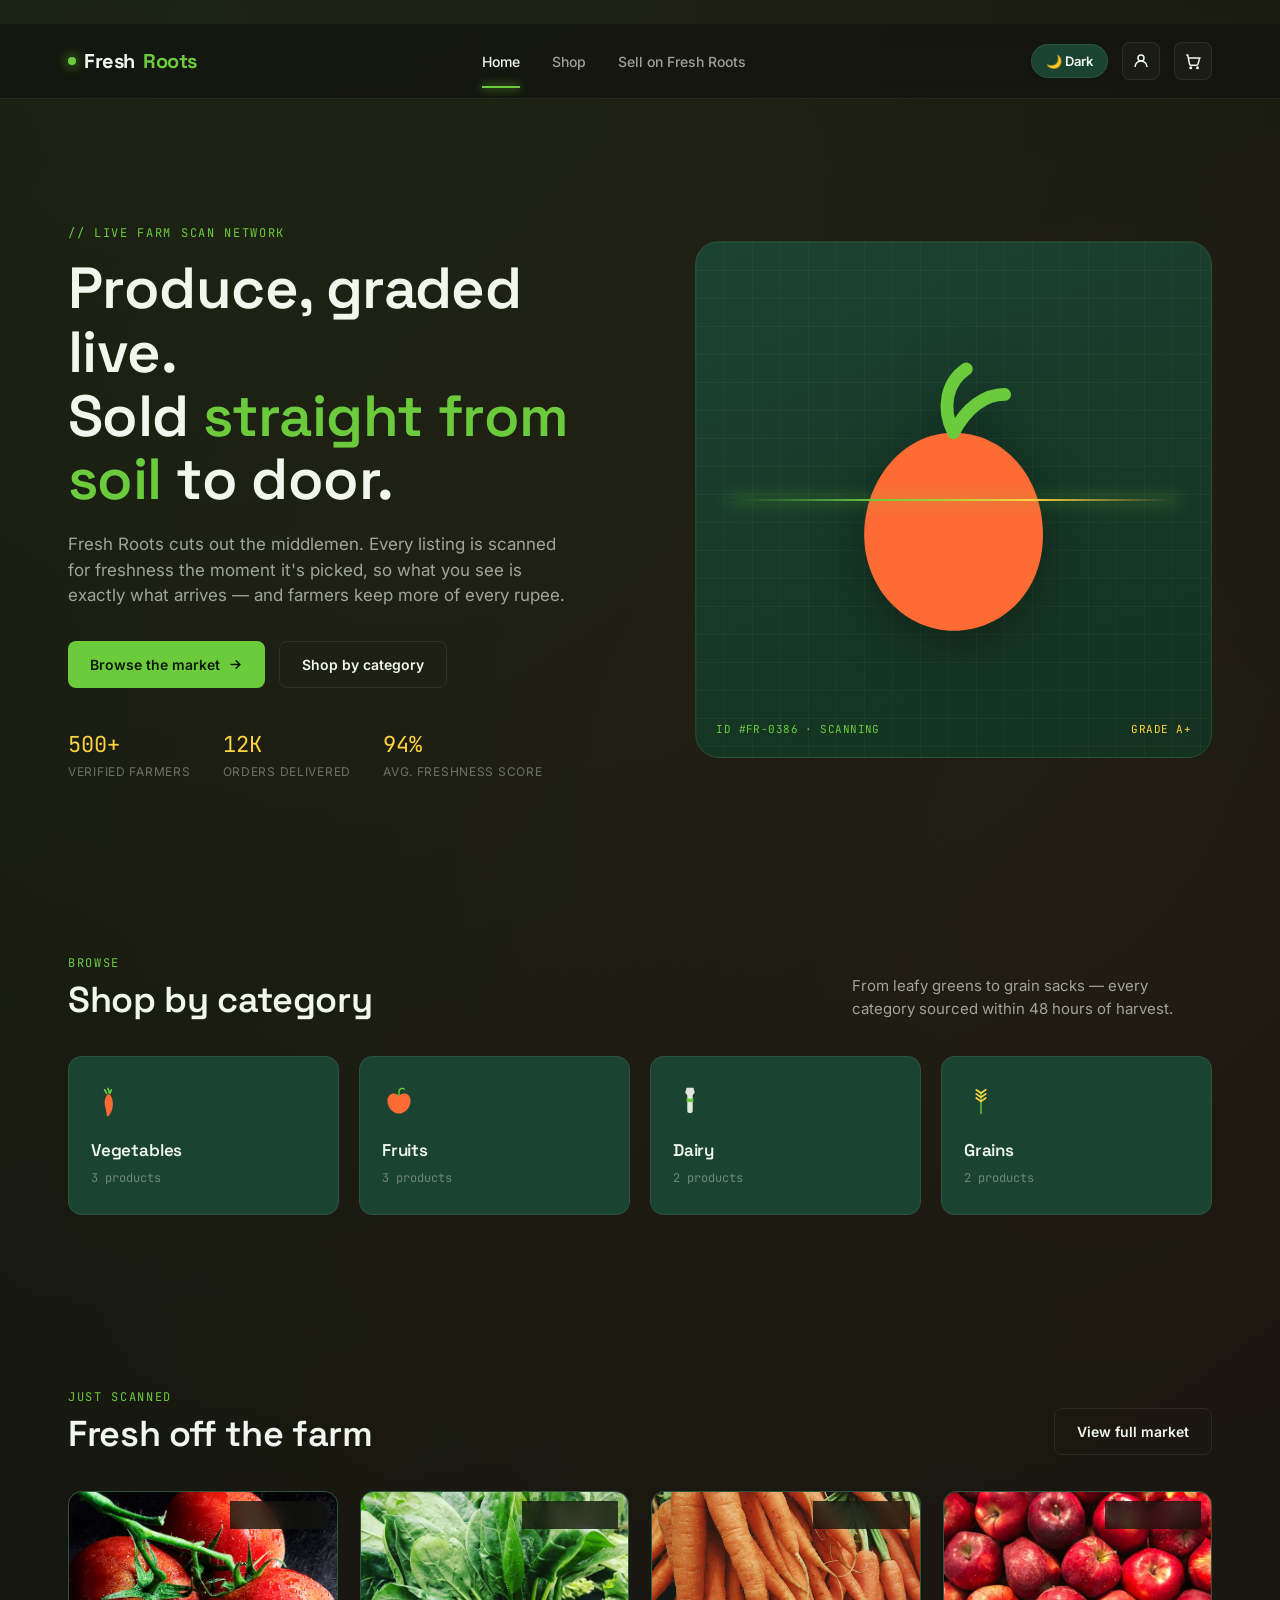
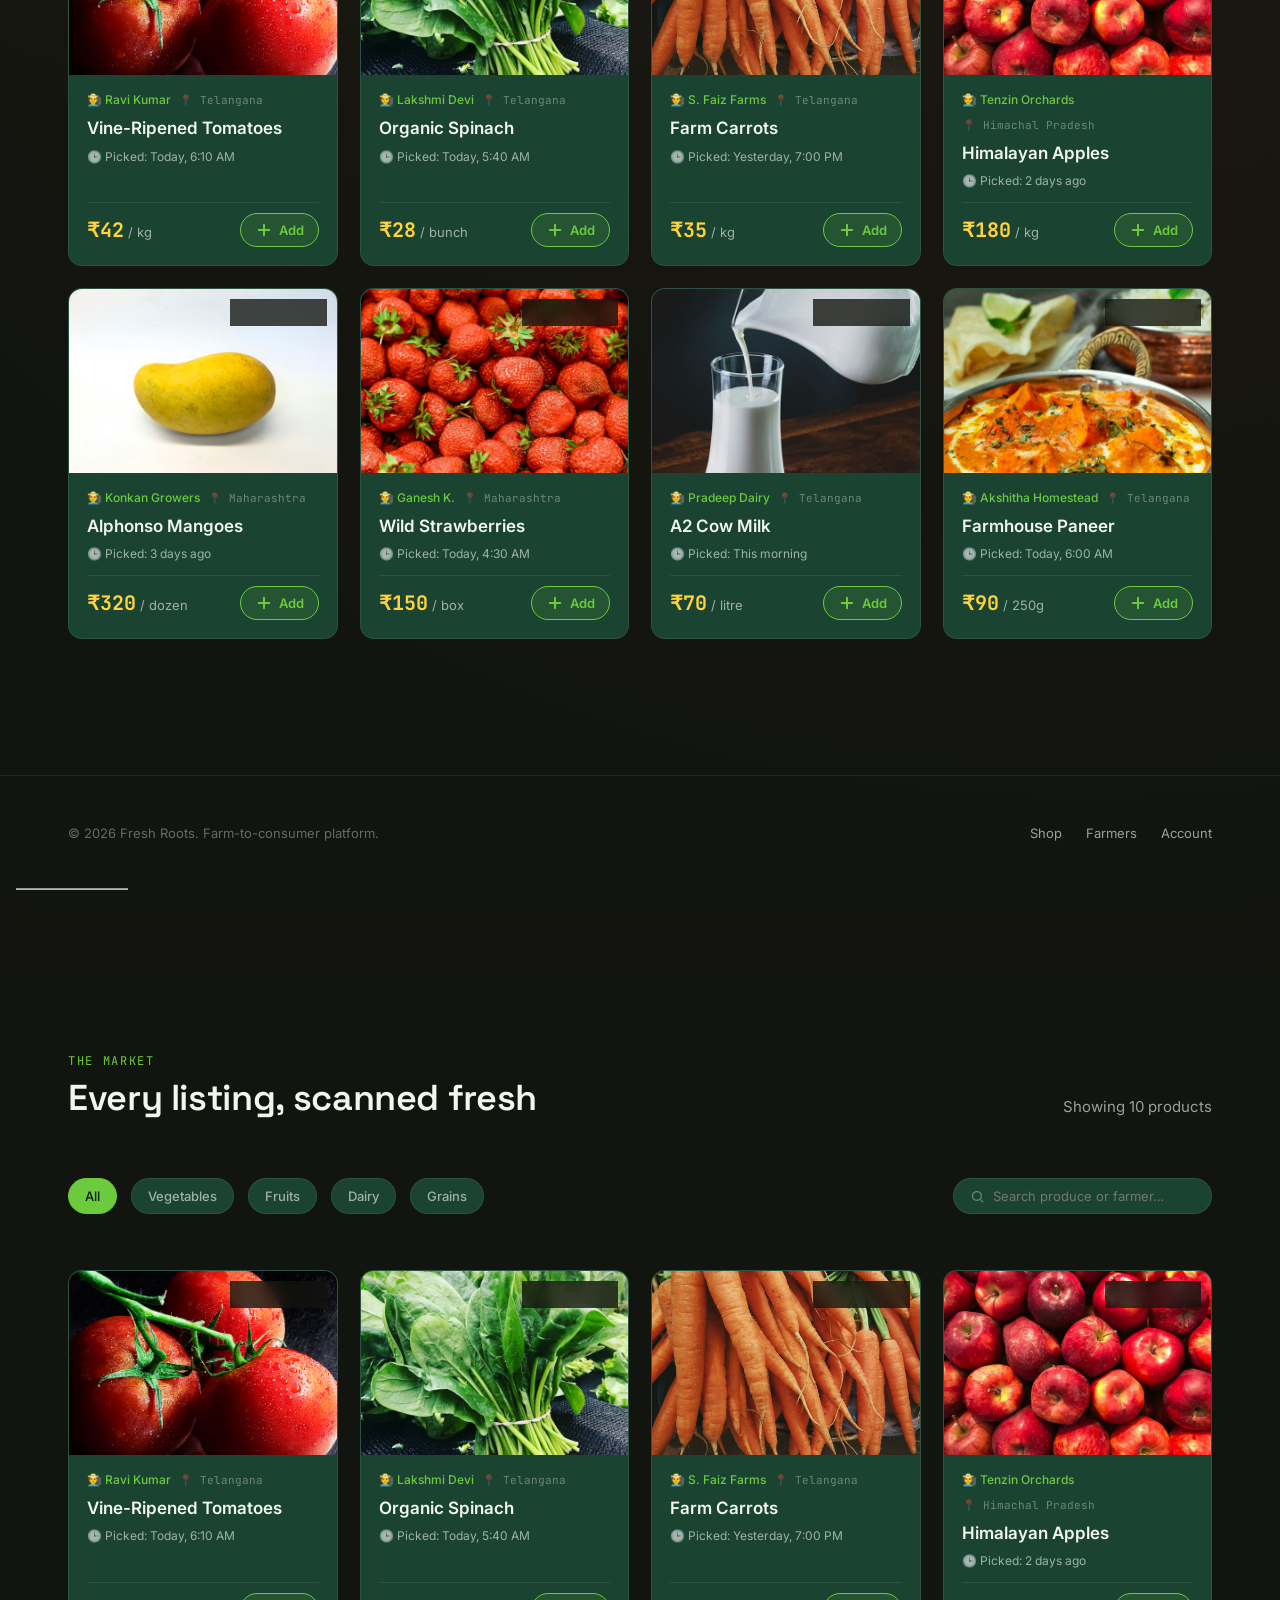
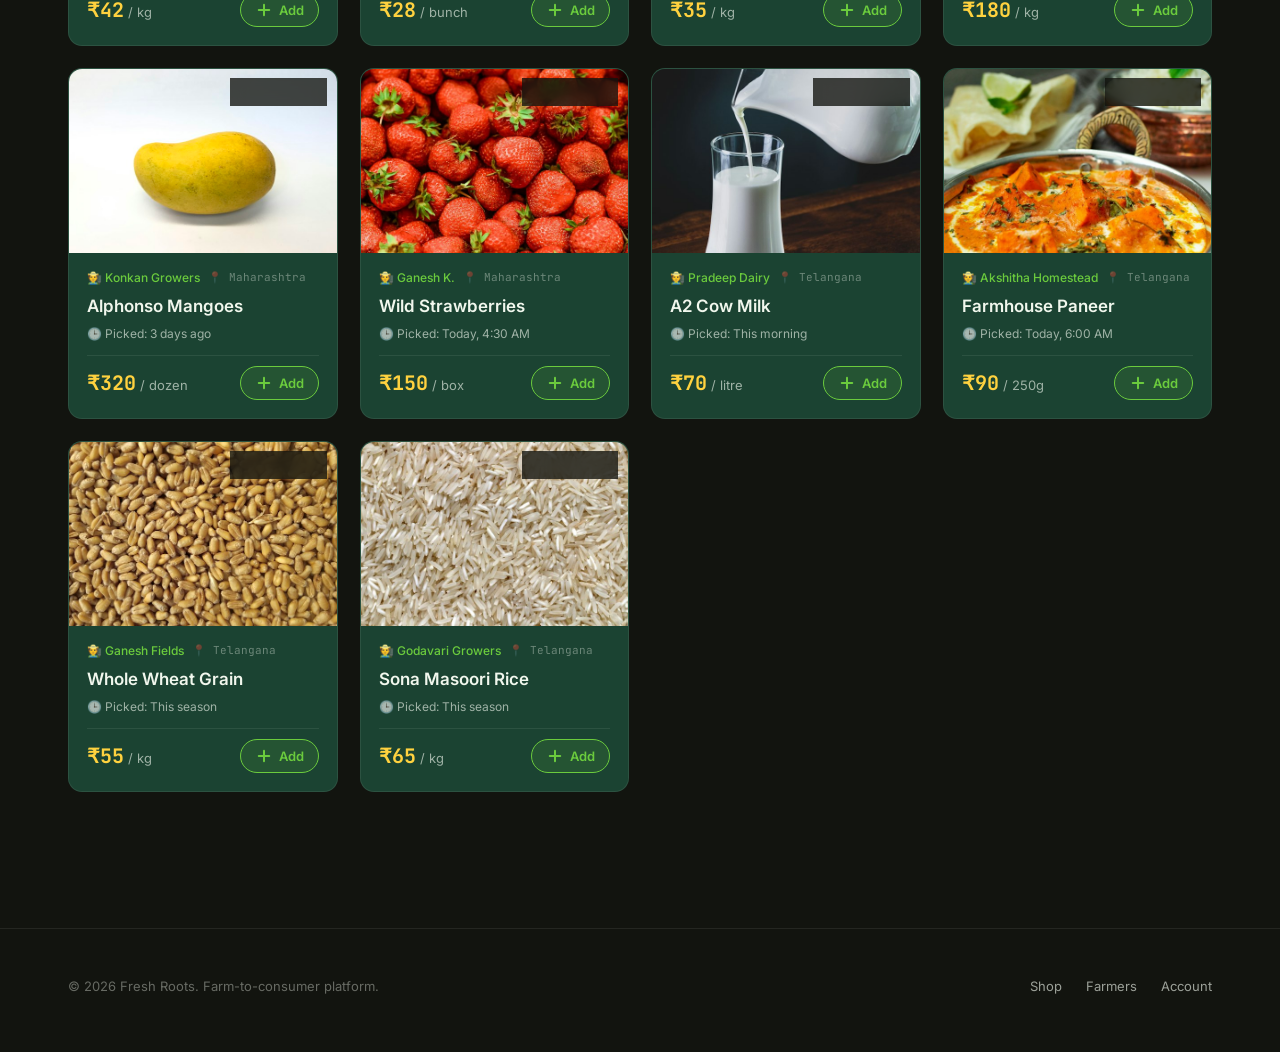
<file: index.html>
<!DOCTYPE html>
<html lang="en">
<head>
<meta charset="UTF-8">
<meta name="viewport" content="width=device-width, initial-scale=1.0">
<title>Fresh Roots — Farm to Consumer, Live</title>
<meta name="description" content="Fresh Roots connects farmers directly with consumers — fresh produce, fair prices, no middlemen.">
<link rel="stylesheet" href="css/style.css">
</head>
<body>
 
<nav class="nav">
  <div class="nav-inner">
    <a href="index.html" class="logo"><span class="dot"></span>Fresh<span>Roots</span></a>
    <ul class="nav-links">
      <li><a href="index.html" class="active">Home</a></li>
      <li><a href="shop.html">Shop</a></li>
      <li><a href="farmer/dashboard.html">Sell on Fresh Roots</a></li>
    </ul>
    <div class="nav-actions">
      <button class="theme-toggle-btn" onclick="toggleTheme()" title="Toggle Daylight Mode">☀️ Daylight</button>
      <a href="login.html" class="nav-icon-btn" aria-label="Account">
        <svg width="18" height="18" viewBox="0 0 24 24" fill="none" stroke="currentColor" stroke-width="2"><circle cx="12" cy="8" r="4"/><path d="M4 20c0-4.4 3.6-8 8-8s8 3.6 8 8"/></svg>
      </a>
      <a href="cart.html" class="nav-icon-btn" aria-label="Cart">
        <svg width="18" height="18" viewBox="0 0 24 24" fill="none" stroke="currentColor" stroke-width="2"><path d="M3 4h2l2.4 12.2a2 2 0 0 0 2 1.6h7.2a2 2 0 0 0 2-1.6L21 8H6"/><circle cx="9" cy="21" r="1"/><circle cx="18" cy="21" r="1"/></svg>
        <span class="cart-count">0</span>
      </a>
      <button class="menu-toggle" aria-label="Menu">
        <svg width="18" height="18" viewBox="0 0 24 24" fill="none" stroke="currentColor" stroke-width="2"><path d="M3 6h18M3 12h18M3 18h18"/></svg>
      </button>
    </div>
  </div>
</nav>
 
<header class="hero">
  <div class="container hero-inner">
    <div>
      <span class="eyebrow">// Live Farm Scan Network</span>
      <h1>Produce, graded live.<br>Sold <span class="accent">straight from soil</span> to door.</h1>
      <p>Fresh Roots cuts out the middlemen. Every listing is scanned for freshness the moment it's picked, so what you see is exactly what arrives — and farmers keep more of every rupee.</p>
      <div class="hero-cta">
        <a href="shop.html" class="btn btn-primary">
          Browse the market
          <svg width="15" height="15" viewBox="0 0 24 24" fill="none" stroke="currentColor" stroke-width="2.4" stroke-linecap="round"><path d="M5 12h14M13 6l6 6-6 6"/></svg>
        </a>
        <a href="#categories" class="btn btn-ghost">Shop by category</a>
      </div>
      <div class="hero-stats">
        <div><span class="num">500+</span><span class="label">Verified farmers</span></div>
        <div><span class="num">12K</span><span class="label">Orders delivered</span></div>
        <div><span class="num">94%</span><span class="label">Avg. freshness score</span></div>
      </div>
    </div>
    <div class="scan-stage">
      <div class="scan-produce" id="hero-icon"></div>
      <div class="scan-line"></div>
      <div class="scan-readout">
        <span>ID #FR-0386 · SCANNING</span>
        <span class="grade">GRADE A+</span>
      </div>
    </div>
  </div>
</header>
 
<section id="categories">
  <div class="container">
    <div class="section-head">
      <div>
        <span class="eyebrow">Browse</span>
        <h2>Shop by category</h2>
      </div>
      <p>From leafy greens to grain sacks — every category sourced within 48 hours of harvest.</p>
    </div>
    <div class="category-grid" id="category-grid"></div>
  </div>
</section>
 
<section>
  <div class="container">
    <div class="section-head">
      <div>
        <span class="eyebrow">Just scanned</span>
        <h2>Fresh off the farm</h2>
      </div>
      <a href="shop.html" class="btn btn-ghost">View full market</a>
    </div>
    <div class="product-grid" id="featured-grid"></div>
  </div>
</section>
 
<footer>
  <div class="container footer-inner">
    <p>&copy; 2026 Fresh Roots. Farm-to-consumer platform.</p>
    <div class="footer-links">
      <a href="shop.html">Shop</a>
      <a href="farmer/dashboard.html">Farmers</a>
      <a href="login.html">Account</a>
    </div>
  </div>
</footer>
 
<script src="js/products.js"></script>
<script src="js/ui.js"></script>
<script src="js/script.js"></script>
<script>
  document.getElementById('hero-icon').innerHTML = ICONS.tomato;
  document.getElementById('category-grid').innerHTML = CATEGORIES.map(categoryCardHTML).join('');
  renderGrid(document.getElementById('featured-grid'), PRODUCTS.slice(0, 8));
</script>
</body>
</html>
 
———————
<!DOCTYPE html>
<html lang="en">
<head>
<meta charset="UTF-8">
<meta name="viewport" content="width=device-width, initial-scale=1.0">
<title>Shop — Fresh Roots</title>
<meta name="description" content="Browse fresh, farm-graded produce sold directly by the growers who picked it.">
<link rel="stylesheet" href="css/style.css">
</head>
<body>
 
<nav class="nav">
  <div class="nav-inner">
    <a href="index.html" class="logo"><span class="dot"></span>Fresh<span>Roots</span></a>
    <ul class="nav-links">
      <li><a href="index.html">Home</a></li>
      <li><a href="shop.html" class="active">Shop</a></li>
      <li><a href="farmer/dashboard.html">Sell on Fresh Roots</a></li>
    </ul>
    <div class="nav-actions">
      <a href="login.html" class="nav-icon-btn" aria-label="Account">
        <svg width="18" height="18" viewBox="0 0 24 24" fill="none" stroke="currentColor" stroke-width="2"><circle cx="12" cy="8" r="4"/><path d="M4 20c0-4.4 3.6-8 8-8s8 3.6 8 8"/></svg>
      </a>
      <a href="cart.html" class="nav-icon-btn" aria-label="Cart">
        <svg width="18" height="18" viewBox="0 0 24 24" fill="none" stroke="currentColor" stroke-width="2"><path d="M3 4h2l2.4 12.2a2 2 0 0 0 2 1.6h7.2a2 2 0 0 0 2-1.6L21 8H6"/><circle cx="9" cy="21" r="1"/><circle cx="18" cy="21" r="1"/></svg>
        <span class="cart-count">0</span>
      </a>
      <button class="menu-toggle" aria-label="Menu">
        <svg width="18" height="18" viewBox="0 0 24 24" fill="none" stroke="currentColor" stroke-width="2"><path d="M3 6h18M3 12h18M3 18h18"/></svg>
      </button>
    </div>
  </div>
</nav>
 
<section style="padding-top:48px;">
  <div class="container">
    <div class="section-head">
      <div>
        <span class="eyebrow">The market</span>
        <h2>Every listing, scanned fresh</h2>
      </div>
      <p id="result-count">Showing all products</p>
    </div>
 
    <div class="filter-bar" id="filter-bar">
      <button class="chip active" data-category="All">All</button>
      <button class="chip" data-category="Vegetables">Vegetables</button>
      <button class="chip" data-category="Fruits">Fruits</button>
      <button class="chip" data-category="Dairy">Dairy</button>
      <button class="chip" data-category="Grains">Grains</button>
      <div class="search-box">
        <svg viewBox="0 0 24 24" fill="none" stroke="currentColor" stroke-width="2"><circle cx="11" cy="11" r="7"/><path d="M21 21l-4.3-4.3"/></svg>
        <input type="text" id="search-input" placeholder="Search produce or farmer…">
      </div>
    </div>
 
    <div class="product-grid" id="shop-grid"></div>
    <p class="empty-state" id="empty-state">No products match your search. Try another term or category.</p>
  </div>
</section>
 
<footer>
  <div class="container footer-inner">
    <p>&copy; 2026 Fresh Roots. Farm-to-consumer platform.</p>
    <div class="footer-links">
      <a href="shop.html">Shop</a>
      <a href="farmer/dashboard.html">Farmers</a>
      <a href="login.html">Account</a>
    </div>
  </div>
</footer>
 
<script src="js/products.js"></script>
<script src="js/ui.js"></script>
<script src="js/script.js"></script>
<script>
  const shopGrid = document.getElementById('shop-grid');
  const emptyState = document.getElementById('empty-state');
  const resultCount = document.getElementById('result-count');
  const searchInput = document.getElementById('search-input');
  const chips = document.querySelectorAll('#filter-bar .chip');
 
  const params = new URLSearchParams(window.location.search);
  let activeCategory = params.get('category') || 'All';
  let activeSearch = '';
 
  function syncActiveChip() {
    chips.forEach(chip => {
      chip.classList.toggle('active', chip.dataset.category === activeCategory);
    });
  }
 
  function applyFilters() {
    let results = PRODUCTS.filter(p => activeCategory === 'All' || p.category === activeCategory);
    if (activeSearch.trim()) {
      const q = activeSearch.trim().toLowerCase();
      results = results.filter(p => p.name.toLowerCase().includes(q) || p.farmer.toLowerCase().includes(q));
    }
    renderGrid(shopGrid, results);
    emptyState.style.display = results.length ? 'none' : 'block';
    resultCount.textContent = results.length
      ? `Showing ${results.length} product${results.length === 1 ? '' : 's'}`
      : 'No matches';
  }
 
  chips.forEach(chip => {
    chip.addEventListener('click', () => {
      activeCategory = chip.dataset.category;
      syncActiveChip();
      applyFilters();
    });
  });
 
  searchInput.addEventListener('input', (e) => {
    activeSearch = e.target.value;
    applyFilters();
  });
 
  syncActiveChip();
  applyFilters();
</script>
</body>
</html>
</file>
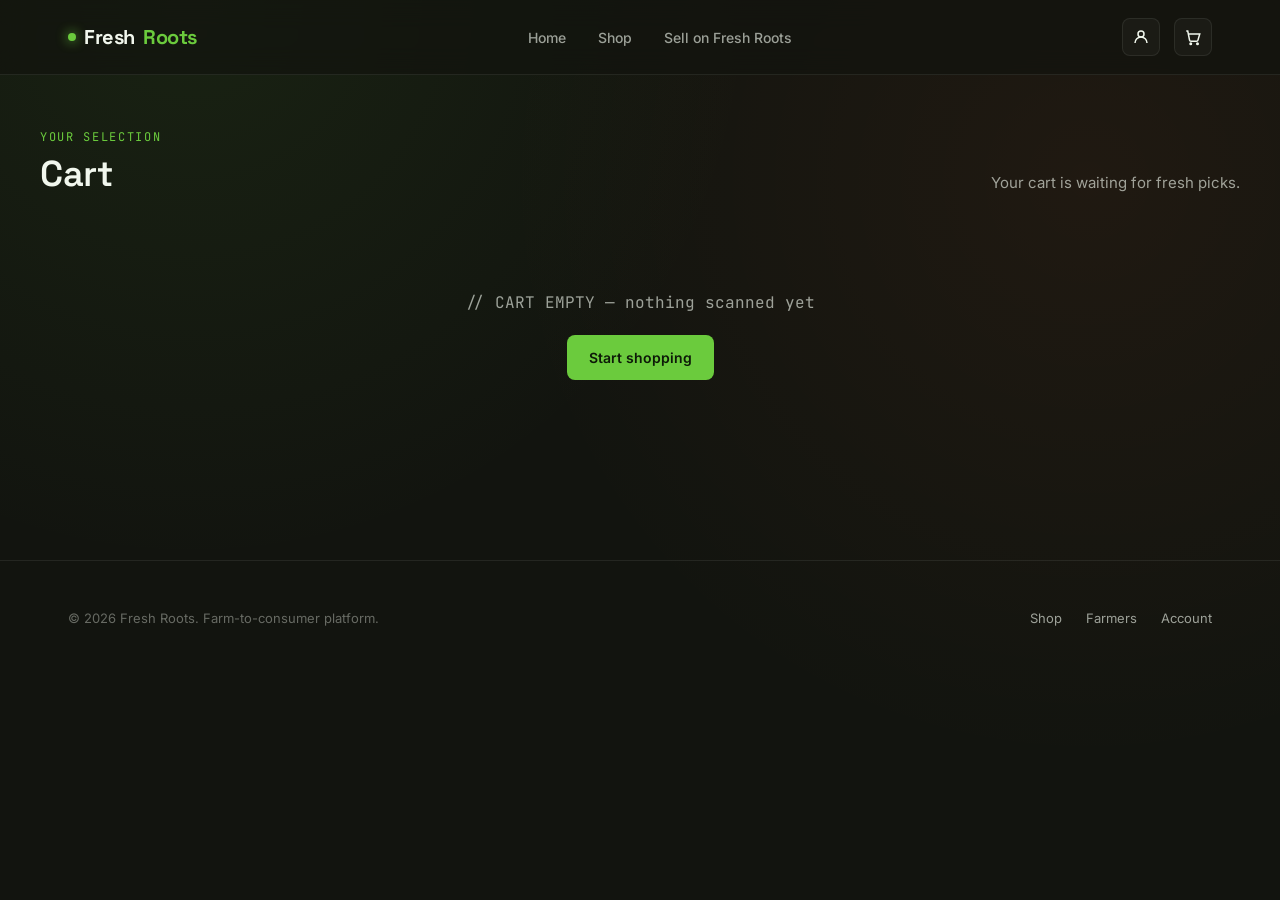
<file: cart.html>
<!DOCTYPE html>
<html lang="en">
<head>
  <meta charset="UTF-8">
  <meta name="viewport" content="width=device-width, initial-scale=1.0">
  <title>Your Cart — Fresh Roots</title>
  <meta name="description" content="Review your fresh farm picks, adjust quantities, and proceed to checkout.">
  <link rel="stylesheet" href="css/style.css">
</head>
<body>

  <!-- Nav -->
  <nav class="nav">
    <div class="nav-inner">
      <a href="index.html" class="logo"><span class="dot"></span>Fresh<span>Roots</span></a>
      <ul class="nav-links">
        <li><a href="index.html">Home</a></li>
        <li><a href="shop.html">Shop</a></li>
        <li><a href="farmer/dashboard.html">Sell on Fresh Roots</a></li>
      </ul>
      <div class="nav-actions">
        <a href="login.html" class="nav-icon-btn" aria-label="Account">
          <svg width="18" height="18" viewBox="0 0 24 24" fill="none" stroke="currentColor" stroke-width="2"><circle cx="12" cy="8" r="4"/><path d="M4 20c0-4.4 3.6-8 8-8s8 3.6 8 8"/></svg>
        </a>
        <a href="cart.html" class="nav-icon-btn" aria-label="Cart">
          <svg width="18" height="18" viewBox="0 0 24 24" fill="none" stroke="currentColor" stroke-width="2"><path d="M3 4h2l2.4 12.2a2 2 0 0 0 2 1.6h7.2a2 2 0 0 0 2-1.6L21 8H6"/><circle cx="9" cy="21" r="1"/><circle cx="18" cy="21" r="1"/></svg>
          <span class="cart-count">0</span>
        </a>
        <button class="menu-toggle" aria-label="Menu">
          <svg width="18" height="18" viewBox="0 0 24 24" fill="none" stroke="currentColor" stroke-width="2"><path d="M3 6h18M3 12h18M3 18h18"/></svg>
        </button>
      </div>
    </div>
  </nav>

  <main class="container" style="padding: 48px 0 80px;">
    <div class="section-head">
      <div>
        <span class="eyebrow">Your selection</span>
        <h2>Cart</h2>
      </div>
      <p id="cart-subhead">Review your items before checkout.</p>
    </div>

    <div id="cart-items-container">
      <!-- Dynamically populated -->
    </div>

    <div id="cart-empty" style="text-align:center; padding:60px 20px; display:none;">
      <p style="font-family:var(--font-mono); color:var(--text-dim); margin-bottom:20px;">// CART EMPTY — nothing scanned yet</p>
      <a href="shop.html" class="btn btn-primary">Start shopping</a>
    </div>

    <div id="cart-summary" style="display:none; margin-top:40px; border-top:1px solid var(--surface-line); padding-top:24px;">
      <div style="display:flex; justify-content:space-between; align-items:center; flex-wrap:wrap; gap:20px;">
        <button class="btn btn-ghost" id="clear-cart-btn">Clear cart</button>
        <div style="text-align:right;">
          <div style="font-family:var(--font-mono); font-size:14px; color:var(--text-dim);">Subtotal</div>
          <div style="font-family:var(--font-mono); font-size:28px; color:var(--yellow);" id="cart-total">₹0</div>
        </div>
        <a href="checkout.html" class="btn btn-primary" style="font-size:16px; padding:14px 28px;">
          Proceed to checkout
          <svg width="16" height="16" viewBox="0 0 24 24" fill="none" stroke="currentColor" stroke-width="2.4" stroke-linecap="round"><path d="M5 12h14M13 6l6 6-6 6"/></svg>
        </a>
      </div>
    </div>
  </main>

  <footer>
    <div class="container footer-inner">
      <p>&copy; 2026 Fresh Roots. Farm-to-consumer platform.</p>
      <div class="footer-links">
        <a href="shop.html">Shop</a>
        <a href="farmer/dashboard.html">Farmers</a>
        <a href="login.html">Account</a>
      </div>
    </div>
  </footer>

  <script src="js/products.js"></script>
  <script src="js/ui.js"></script>
  <script src="js/script.js"></script>
  <script>
    const cartContainer = document.getElementById('cart-items-container');
    const emptyState = document.getElementById('cart-empty');
    const summary = document.getElementById('cart-summary');
    const cartTotal = document.getElementById('cart-total');
    const cartSubhead = document.getElementById('cart-subhead');

    function renderCart() {
      const items = getCartDetailed();
      const count = getCartCount();

      updateCartBadge();

      if (items.length === 0) {
        emptyState.style.display = 'block';
        summary.style.display = 'none';
        cartContainer.innerHTML = '';
        cartSubhead.textContent = 'Your cart is waiting for fresh picks.';
        return;
      }

      emptyState.style.display = 'none';
      summary.style.display = 'block';
      cartSubhead.textContent = `${count} item${count > 1 ? 's' : ''} in your cart.`;

      let html = '';
      items.forEach(({ product, qty }) => {
        html += `
          <div class="cart-item" style="display:flex; gap:20px; align-items:center; background:var(--surface); border:1px solid var(--surface-line); border-radius:var(--radius); padding:16px; margin-bottom:12px;">
            <div style="width:80px; height:80px; border-radius:var(--radius-sm); background:#163a26; display:grid; place-items:center; flex-shrink:0;">
              <div style="width:50px; height:50px;">${ICONS[product.icon]}</div>
            </div>
            <div style="flex:1;">
              <div style="font-family:var(--font-mono); font-size:11px; color:var(--text-faint); text-transform:uppercase; letter-spacing:0.05em;">${product.farmer}</div>
              <h3 style="font-size:16px; margin:4px 0;">${product.name}</h3>
              <div style="font-family:var(--font-mono); font-size:13px; color:var(--yellow);">₹${product.price} <span style="color:var(--text-faint);">/ ${product.unit}</span></div>
            </div>
            <div class="qty-control" style="display:flex; align-items:center; border:1px solid var(--surface-line); border-radius:var(--radius-sm); overflow:hidden;">
              <button style="width:34px;height:34px;background:transparent;border:none;color:var(--text);cursor:pointer;font-size:16px;" data-qty-minus="${product.id}">−</button>
              <span style="width:34px;text-align:center;font-family:var(--font-mono);" data-qty-value="${product.id}">${qty}</span>
              <button style="width:34px;height:34px;background:transparent;border:none;color:var(--text);cursor:pointer;font-size:16px;" data-qty-plus="${product.id}">+</button>
            </div>
            <button style="background:transparent;border:none;color:var(--text-faint);cursor:pointer;font-size:20px;" data-remove="${product.id}" aria-label="Remove ${product.name}">×</button>
          </div>
        `;
      });
      cartContainer.innerHTML = html;

      cartTotal.textContent = `₹${getCartTotal()}`;

      cartContainer.addEventListener('click', (e) => {
        const plusBtn = e.target.closest('[data-qty-plus]');
        const minusBtn = e.target.closest('[data-qty-minus]');
        const removeBtn = e.target.closest('[data-remove]');
        if (plusBtn) {
          const id = plusBtn.dataset.qtyPlus;
          const current = getCart().find(item => item.id === Number(id)).qty;
          updateCartQty(id, current + 1);
          renderCart();
          showToast('Quantity updated');
        }
        if (minusBtn) {
          const id = minusBtn.dataset.qtyMinus;
          const current = getCart().find(item => item.id === Number(id)).qty;
          if (current > 1) {
            updateCartQty(id, current - 1);
            renderCart();
            showToast('Quantity updated');
          } else {
            showToast('Minimum quantity is 1');
          }
        }
        if (removeBtn) {
          const id = removeBtn.dataset.remove;
          removeFromCart(id);
          renderCart();
          showToast('Item removed from cart');
        }
      });
    }

    document.getElementById('clear-cart-btn').addEventListener('click', () => {
      clearCart();
      renderCart();
      showToast('Cart cleared');
    });

    renderCart();
  </script>
</body>
</html>
</file>
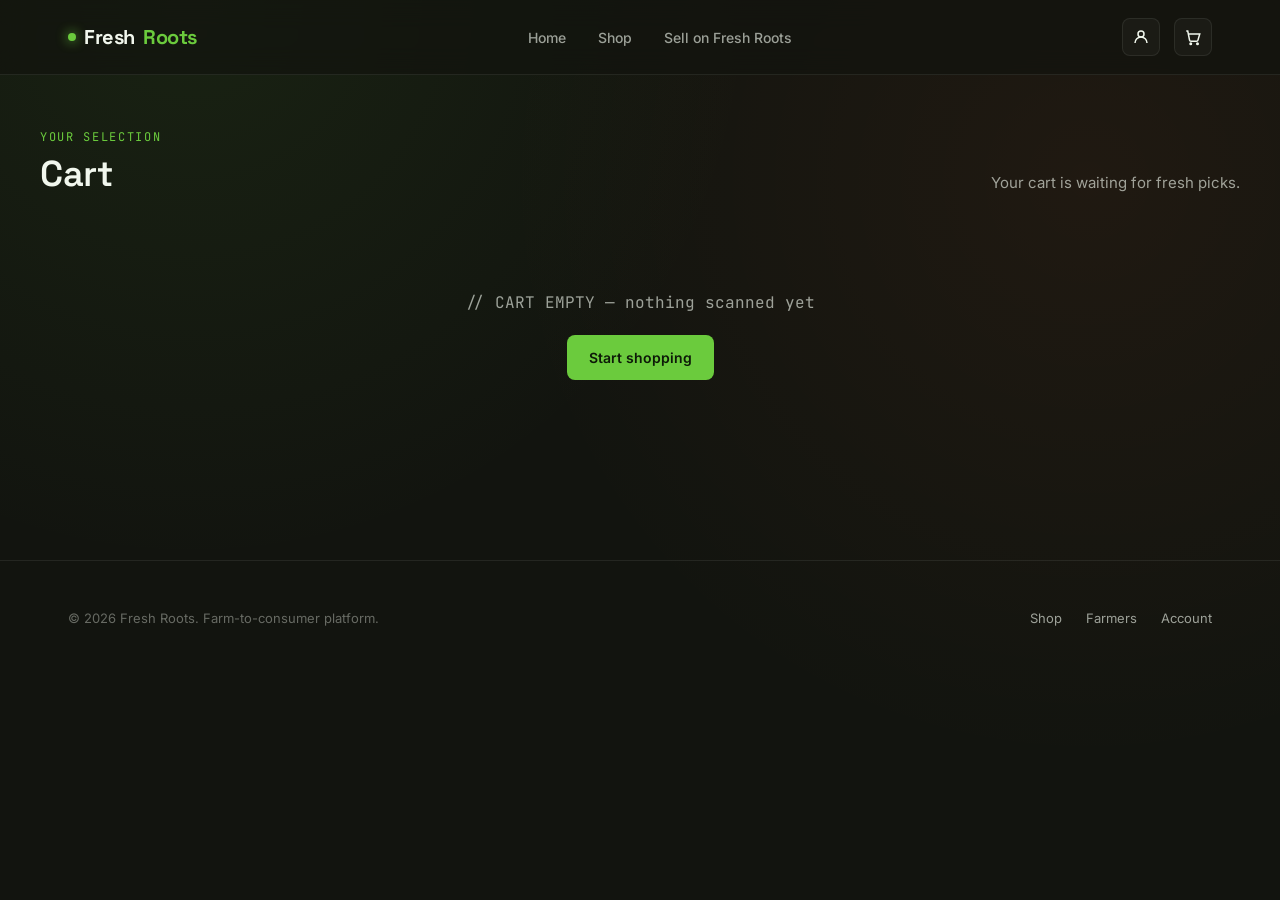
<file: checkout.html>
<!DOCTYPE html>
<html lang="en">
<head>
  <meta charset="UTF-8">
  <meta name="viewport" content="width=device-width, initial-scale=1.0">
  <title>Checkout — Fresh Roots</title>
  <meta name="description" content="Complete your order with Fresh Roots — fresh produce, direct from farmers.">
  <link rel="stylesheet" href="css/style.css">
</head>
<body>

  <!-- Nav (same) -->
  <nav class="nav">
    <div class="nav-inner">
      <a href="index.html" class="logo"><span class="dot"></span>Fresh<span>Roots</span></a>
      <ul class="nav-links">
        <li><a href="index.html">Home</a></li>
        <li><a href="shop.html">Shop</a></li>
        <li><a href="farmer/dashboard.html">Sell on Fresh Roots</a></li>
      </ul>
      <div class="nav-actions">
        <a href="login.html" class="nav-icon-btn" aria-label="Account">
          <svg width="18" height="18" viewBox="0 0 24 24" fill="none" stroke="currentColor" stroke-width="2"><circle cx="12" cy="8" r="4"/><path d="M4 20c0-4.4 3.6-8 8-8s8 3.6 8 8"/></svg>
        </a>
        <a href="cart.html" class="nav-icon-btn" aria-label="Cart">
          <svg width="18" height="18" viewBox="0 0 24 24" fill="none" stroke="currentColor" stroke-width="2"><path d="M3 4h2l2.4 12.2a2 2 0 0 0 2 1.6h7.2a2 2 0 0 0 2-1.6L21 8H6"/><circle cx="9" cy="21" r="1"/><circle cx="18" cy="21" r="1"/></svg>
          <span class="cart-count">0</span>
        </a>
        <button class="menu-toggle" aria-label="Menu">
          <svg width="18" height="18" viewBox="0 0 24 24" fill="none" stroke="currentColor" stroke-width="2"><path d="M3 6h18M3 12h18M3 18h18"/></svg>
        </button>
      </div>
    </div>
  </nav>

  <main class="container" style="padding: 48px 0 80px;">
    <div class="section-head">
      <div>
        <span class="eyebrow">Final step</span>
        <h2>Checkout</h2>
      </div>
      <p>Complete your order — delivery within 24 hours.</p>
    </div>

    <div id="checkout-content">
      <!-- Form and summary go here -->
    </div>

    <!-- Success state (hidden by default) -->
    <div id="success-state" style="display:none; text-align:center; padding:60px 20px;">
      <div style="font-size:48px; margin-bottom:20px;">✅</div>
      <h2 style="margin-bottom:12px;">Order Confirmed!</h2>
      <p style="color:var(--text-dim); margin-bottom:8px;">Your order has been placed successfully.</p>
      <p style="font-family:var(--font-mono); color:var(--green); margin-bottom:24px;" id="order-id"></p>
      <a href="shop.html" class="btn btn-primary">Continue shopping</a>
    </div>
  </main>

  <footer>
    <div class="container footer-inner">
      <p>&copy; 2026 Fresh Roots. Farm-to-consumer platform.</p>
      <div class="footer-links">
        <a href="shop.html">Shop</a>
        <a href="farmer/dashboard.html">Farmers</a>
        <a href="login.html">Account</a>
      </div>
    </div>
  </footer>

  <script src="js/products.js"></script>
  <script src="js/ui.js"></script>
  <script src="js/script.js"></script>
  <script>
    const checkoutContent = document.getElementById('checkout-content');
    const successState = document.getElementById('success-state');
    const orderIdEl = document.getElementById('order-id');

    function renderCheckout() {
      const items = getCartDetailed();
      const total = getCartTotal();
      const count = getCartCount();

      updateCartBadge();

      // If cart empty, redirect to cart
      if (items.length === 0) {
        window.location.href = 'cart.html';
        return;
      }

      let html = `
        <div style="display:grid; grid-template-columns: 1.2fr 0.8fr; gap:40px; align-items:start;">
          <!-- Form column -->
          <div style="background:var(--surface); border:1px solid var(--surface-line); border-radius:var(--radius); padding:24px;">
            <h3 style="margin-bottom:20px;">Delivery details</h3>
            <form id="checkout-form" style="display:flex; flex-direction:column; gap:16px;">
              <div>
                <label style="display:block; font-family:var(--font-mono); font-size:12px; color:var(--text-dim); margin-bottom:6px;">Full Name</label>
                <input type="text" id="cust-name" required placeholder="Your name" style="width:100%; background:var(--bg); border:1px solid var(--surface-line); border-radius:var(--radius-sm); padding:12px; color:var(--text); outline:none;">
              </div>
              <div>
                <label style="display:block; font-family:var(--font-mono); font-size:12px; color:var(--text-dim); margin-bottom:6px;">Mobile Number</label>
                <input type="tel" id="cust-phone" required pattern="[0-9]{10}" placeholder="10-digit mobile" style="width:100%; background:var(--bg); border:1px solid var(--surface-line); border-radius:var(--radius-sm); padding:12px; color:var(--text); outline:none;">
              </div>
              <div>
                <label style="display:block; font-family:var(--font-mono); font-size:12px; color:var(--text-dim); margin-bottom:6px;">Delivery Address</label>
                <textarea id="cust-address" required rows="3" placeholder="House no, street, landmark, city, pincode" style="width:100%; background:var(--bg); border:1px solid var(--surface-line); border-radius:var(--radius-sm); padding:12px; color:var(--text); outline:none;"></textarea>
              </div>
              <div>
                <label style="display:block; font-family:var(--font-mono); font-size:12px; color:var(--text-dim); margin-bottom:6px;">Delivery Slot</label>
                <select id="cust-slot" required style="width:100%; background:var(--bg); border:1px solid var(--surface-line); border-radius:var(--radius-sm); padding:12px; color:var(--text); outline:none;">
                  <option value="">Select a slot</option>
                  <option value="morning">Tomorrow, 6 AM – 10 AM</option>
                  <option value="noon">Tomorrow, 10 AM – 2 PM</option>
                  <option value="evening">Tomorrow, 4 PM – 8 PM</option>
                </select>
              </div>
              <button type="submit" class="btn btn-primary btn-block" style="margin-top:8px;">Place Order · ₹${total}</button>
            </form>
          </div>

          <!-- Order summary column -->
          <div style="background:var(--surface); border:1px solid var(--surface-line); border-radius:var(--radius); padding:24px; position:sticky; top:100px;">
            <h3 style="margin-bottom:20px;">Order Summary</h3>
            <div style="display:flex; flex-direction:column; gap:12px; margin-bottom:20px;">
              ${items.map(({ product, qty }) => `
                <div style="display:flex; justify-content:space-between; font-size:14px;">
                  <span>${product.name} × ${qty}</span>
                  <span style="font-family:var(--font-mono);">₹${product.price * qty}</span>
                </div>
              `).join('')}
            </div>
            <div style="border-top:1px solid var(--surface-line); padding-top:16px; display:flex; justify-content:space-between; align-items:baseline;">
              <span style="font-family:var(--font-mono); font-size:12px; color:var(--text-dim);">Total</span>
              <span style="font-family:var(--font-mono); font-size:22px; color:var(--yellow);">₹${total}</span>
            </div>
            <p style="margin-top:12px; font-family:var(--font-mono); font-size:11px; color:var(--text-faint);">// includes delivery & handling</p>
          </div>
        </div>
      `;
      checkoutContent.innerHTML = html;

      // Handle form submission
      document.getElementById('checkout-form').addEventListener('submit', async (e) => {
        e.preventDefault();
        const orderId = 'FR-' + Date.now().toString().slice(-6);
        const customer = document.getElementById('cust-name').value;
        const phone = document.getElementById('cust-phone').value;
        const address = document.getElementById('cust-address').value;
        const slot = document.getElementById('cust-slot').value;
        const itemsList = items.map(({ product, qty }) => `${product.name} ×${qty}`);

        const orderPayload = {
          id: orderId,
          customer,
          phone,
          address,
          slot,
          items: itemsList,
          total,
          status: 'Pending'
        };

        try {
          await fetch('http://localhost:4000/api/orders', {
            method: 'POST',
            headers: { 'Content-Type': 'application/json' },
            body: JSON.stringify(orderPayload)
          });
        } catch (err) {
          console.warn('API post failed, order kept locally', err);
        }

        clearCart();
        updateCartBadge();
        checkoutContent.style.display = 'none';
        successState.style.display = 'block';
        orderIdEl.textContent = `Order ID: ${orderId}`;
        window.scrollTo({ top: 0, behavior: 'smooth' });
        showToast('Order placed successfully! Farmer notified.');
      });
    }

    // Initial render
    renderCheckout();
  </script>
</body>
</html>
</file>
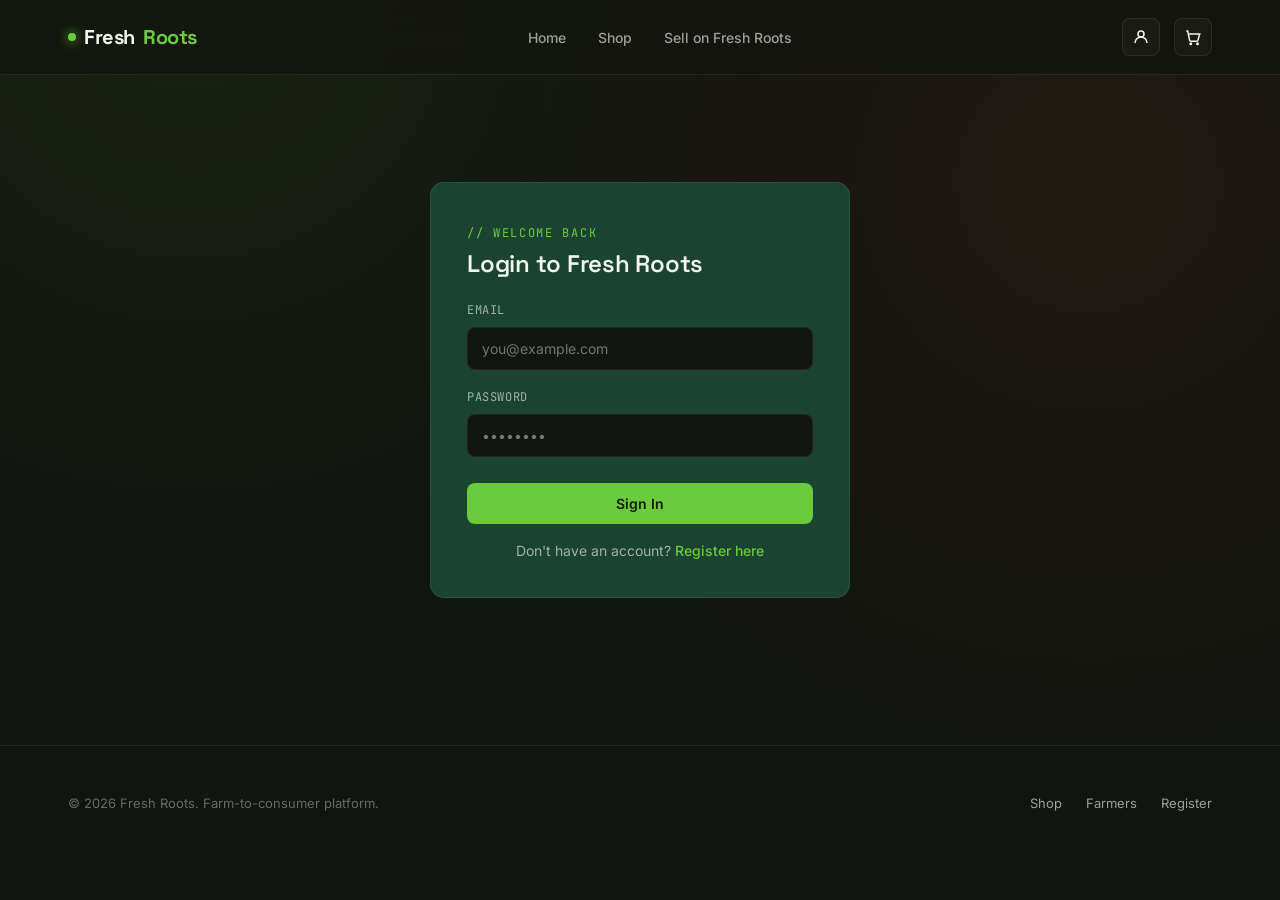
<file: login.html>
<!DOCTYPE html>
<html lang="en">
<head>
  <meta charset="UTF-8">
  <meta name="viewport" content="width=device-width, initial-scale=1.0">
  <title>Login — Fresh Roots</title>
  <meta name="description" content="Sign in to your Fresh Roots account.">
  <link rel="stylesheet" href="css/style.css">
  <style>
    /* Auth-specific styles (you can move these to style.css if you prefer) */
    .auth-wrap {
      min-height: 70vh;
      display: flex;
      align-items: center;
      justify-content: center;
      padding: 48px 0;
    }
    .auth-card {
      background: var(--surface);
      border: 1px solid var(--surface-line);
      border-radius: var(--radius);
      padding: 36px;
      width: 100%;
      max-width: 420px;
    }
    .auth-card h2 {
      margin-top: 8px;
      margin-bottom: 24px;
    }
    .auth-card .field {
      margin-bottom: 18px;
    }
    .auth-card label {
      display: block;
      font-family: var(--font-mono);
      font-size: 12px;
      letter-spacing: 0.05em;
      text-transform: uppercase;
      color: var(--text-dim);
      margin-bottom: 8px;
    }
    .auth-card input {
      width: 100%;
      background: var(--bg);
      border: 1px solid var(--surface-line);
      border-radius: var(--radius-sm);
      padding: 12px 14px;
      color: var(--text);
      font-size: 14px;
      outline: none;
      transition: border-color 0.2s var(--ease);
    }
    .auth-card input:focus {
      border-color: var(--green);
      box-shadow: 0 0 0 1px var(--green);
    }
    .auth-footer {
      text-align: center;
      margin-top: 16px;
      font-size: 14px;
      color: var(--text-dim);
    }
    .auth-footer a {
      color: var(--green);
      font-weight: 500;
    }
  </style>
</head>
<body>

  <!-- Nav -->
  <nav class="nav">
    <div class="nav-inner">
      <a href="index.html" class="logo"><span class="dot"></span>Fresh<span>Roots</span></a>
      <ul class="nav-links">
        <li><a href="index.html">Home</a></li>
        <li><a href="shop.html">Shop</a></li>
        <li><a href="farmer/dashboard.html">Sell on Fresh Roots</a></li>
      </ul>
      <div class="nav-actions">
        <a href="login.html" class="nav-icon-btn" aria-label="Account">
          <svg width="18" height="18" viewBox="0 0 24 24" fill="none" stroke="currentColor" stroke-width="2"><circle cx="12" cy="8" r="4"/><path d="M4 20c0-4.4 3.6-8 8-8s8 3.6 8 8"/></svg>
        </a>
        <a href="cart.html" class="nav-icon-btn" aria-label="Cart">
          <svg width="18" height="18" viewBox="0 0 24 24" fill="none" stroke="currentColor" stroke-width="2"><path d="M3 4h2l2.4 12.2a2 2 0 0 0 2 1.6h7.2a2 2 0 0 0 2-1.6L21 8H6"/><circle cx="9" cy="21" r="1"/><circle cx="18" cy="21" r="1"/></svg>
          <span class="cart-count">0</span>
        </a>
        <button class="menu-toggle" aria-label="Menu">
          <svg width="18" height="18" viewBox="0 0 24 24" fill="none" stroke="currentColor" stroke-width="2"><path d="M3 6h18M3 12h18M3 18h18"/></svg>
        </button>
      </div>
    </div>
  </nav>

  <!-- Auth form -->
  <main class="auth-wrap">
    <div class="auth-card">
      <span class="eyebrow">// Welcome back</span>
      <h2>Login to Fresh Roots</h2>
      <form id="login-form">
        <div class="field">
          <label for="login-email">Email</label>
          <input type="email" id="login-email" placeholder="you@example.com" required>
        </div>
        <div class="field">
          <label for="login-password">Password</label>
          <input type="password" id="login-password" placeholder="••••••••" required minlength="6">
        </div>
        <button type="submit" class="btn btn-primary btn-block" style="margin-top: 8px;">Sign In</button>
      </form>
      <div class="auth-footer">
        Don't have an account? <a href="register.html">Register here</a>
      </div>
    </div>
  </main>

  <!-- Footer -->
  <footer>
    <div class="container footer-inner">
      <p>&copy; 2026 Fresh Roots. Farm-to-consumer platform.</p>
      <div class="footer-links">
        <a href="shop.html">Shop</a>
        <a href="farmer/dashboard.html">Farmers</a>
        <a href="register.html">Register</a>
      </div>
    </div>
  </footer>

  <script src="js/products.js"></script>
  <script src="js/ui.js"></script>
  <script src="js/script.js"></script>
  <script src="js/auth.js"></script>
</body>
</html>
</file>
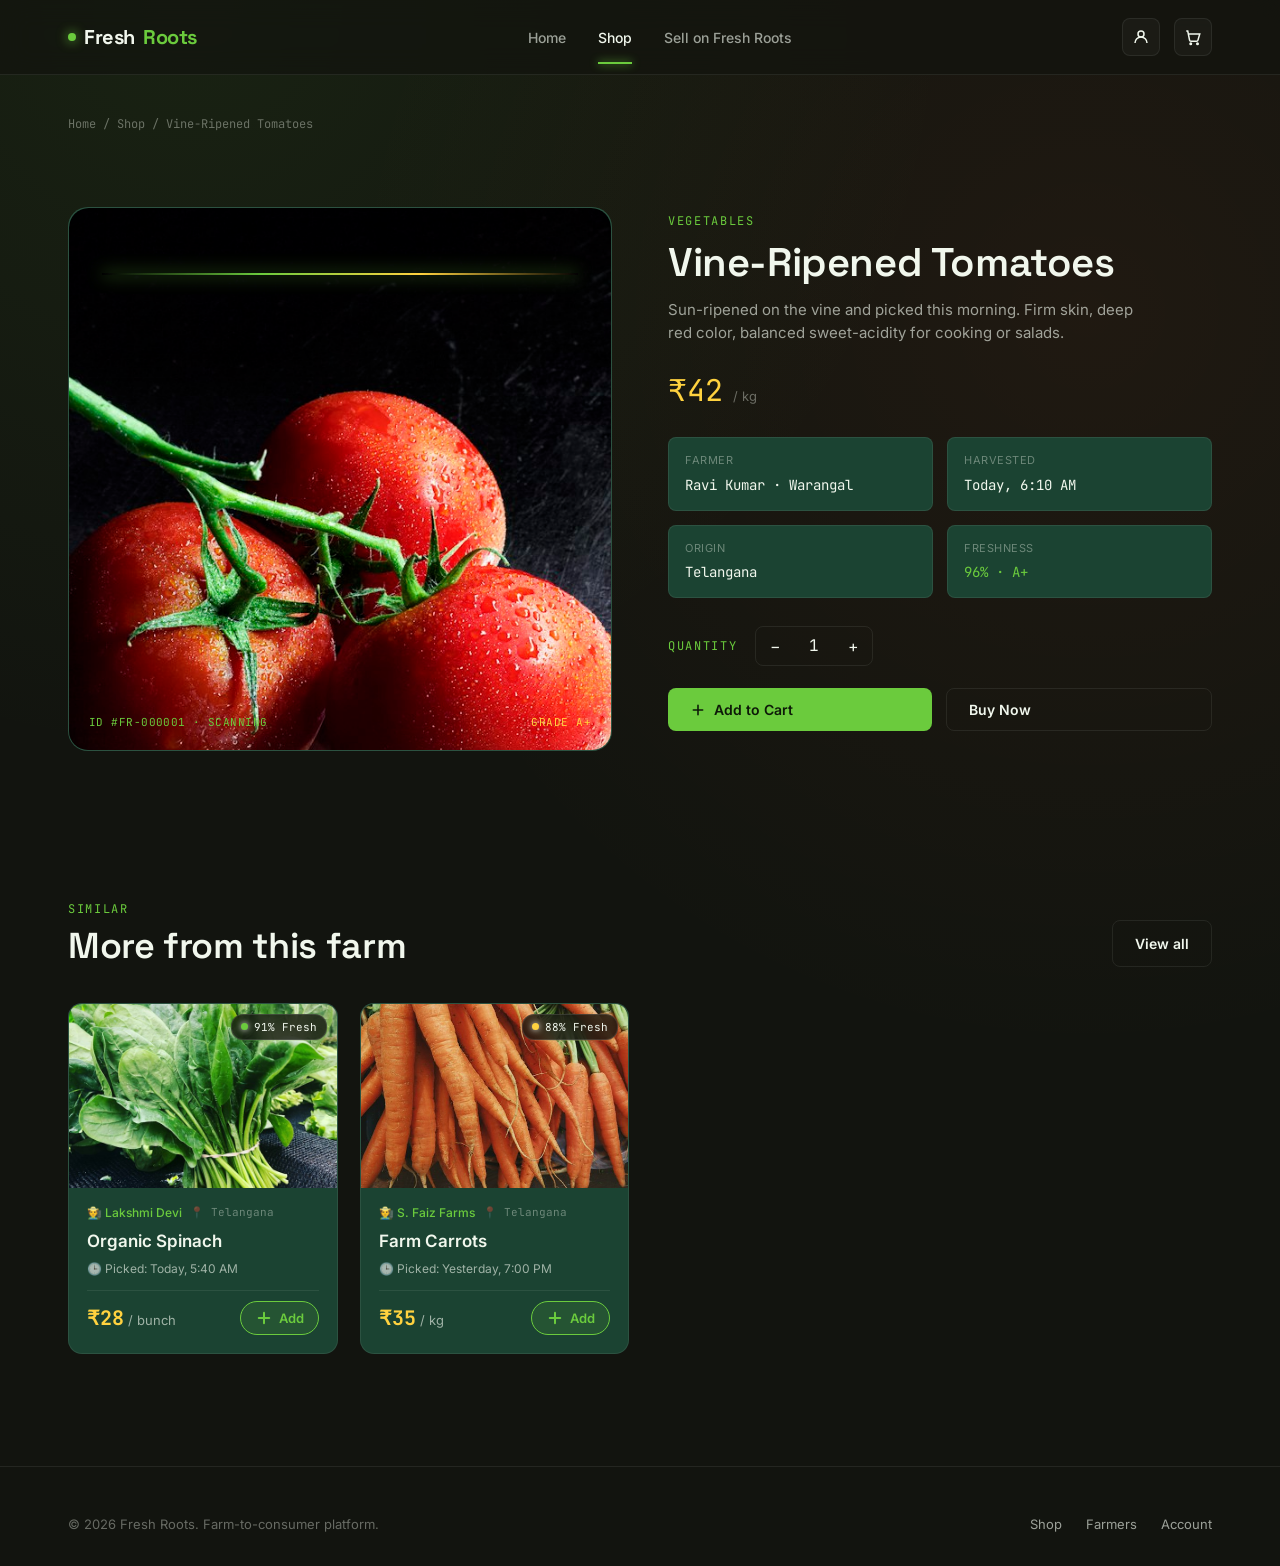
<file: product.html>
<!DOCTYPE html>
<html lang="en">
<head>
  <meta charset="UTF-8">
  <meta name="viewport" content="width=device-width, initial-scale=1.0">
  <title>Product Details — Fresh Roots</title>
  <meta name="description" content="Fresh Roots product detail page — live freshness scan, farm info, and direct add-to-cart.">
  <link rel="stylesheet" href="css/style.css">
</head>
<body>

  <!-- ===== Nav (same as other pages) ===== -->
  <nav class="nav">
    <div class="nav-inner">
      <a href="index.html" class="logo"><span class="dot"></span>Fresh<span>Roots</span></a>
      <ul class="nav-links">
        <li><a href="index.html">Home</a></li>
        <li><a href="shop.html" class="active">Shop</a></li>
        <li><a href="farmer/dashboard.html">Sell on Fresh Roots</a></li>
      </ul>
      <div class="nav-actions">
        <a href="login.html" class="nav-icon-btn" aria-label="Account">
          <svg width="18" height="18" viewBox="0 0 24 24" fill="none" stroke="currentColor" stroke-width="2"><circle cx="12" cy="8" r="4"/><path d="M4 20c0-4.4 3.6-8 8-8s8 3.6 8 8"/></svg>
        </a>
        <a href="cart.html" class="nav-icon-btn" aria-label="Cart">
          <svg width="18" height="18" viewBox="0 0 24 24" fill="none" stroke="currentColor" stroke-width="2"><path d="M3 4h2l2.4 12.2a2 2 0 0 0 2 1.6h7.2a2 2 0 0 0 2-1.6L21 8H6"/><circle cx="9" cy="21" r="1"/><circle cx="18" cy="21" r="1"/></svg>
          <span class="cart-count">0</span>
        </a>
        <button class="menu-toggle" aria-label="Menu">
          <svg width="18" height="18" viewBox="0 0 24 24" fill="none" stroke="currentColor" stroke-width="2"><path d="M3 6h18M3 12h18M3 18h18"/></svg>
        </button>
      </div>
    </div>
  </nav>

  <!-- ===== Product Detail Section ===== -->
  <main class="container" style="padding-top: 40px;">
    <div class="crumbs" id="breadcrumbs">
      <a href="index.html">Home</a> / 
      <a href="shop.html">Shop</a> / 
      <span id="crumb-product">Product</span>
    </div>

    <div class="detail-wrap" id="product-detail">
      <!-- Left: Product visual -->
      <div class="detail-stage" id="detail-stage">
        <div id="detail-icon" style="width:100%;height:100%;display:grid;place-items:center;"></div>
        <div class="scan-line" style="position:absolute;left:6%;right:6%;top:12%;animation:scan-move 3.2s ease-in-out infinite;"></div>
        <div class="scan-readout" style="position:absolute;bottom:20px;left:20px;right:20px;display:flex;justify-content:space-between;font-family:var(--font-mono);font-size:11px;color:var(--green);z-index:4;">
          <span>ID #FR-00<span id="prod-id-suffix"></span> · SCANNING</span>
          <span class="grade" id="detail-grade">GRADE A+</span>
        </div>
      </div>

      <!-- Right: Info -->
      <div class="detail-info">
        <span class="eyebrow" id="detail-category">Vegetables</span>
        <h1 id="detail-name">Product Name</h1>
        <p class="desc" id="detail-desc">Product description will appear here.</p>

        <div class="detail-price-row">
          <span class="detail-price" id="detail-price">₹0</span>
          <span class="detail-unit" id="detail-unit">/ unit</span>
        </div>

        <div class="spec-grid" id="spec-grid">
          <div class="spec">
            <div class="k">Farmer</div>
            <div class="v" id="spec-farmer">—</div>
          </div>
          <div class="spec">
            <div class="k">Harvested</div>
            <div class="v" id="spec-harvested">—</div>
          </div>
          <div class="spec">
            <div class="k">Origin</div>
            <div class="v" id="spec-origin">—</div>
          </div>
          <div class="spec">
            <div class="k">Freshness</div>
            <div class="v grade" id="spec-freshness">—</div>
          </div>
        </div>

        <div class="qty-row">
          <span class="eyebrow">Quantity</span>
          <div class="qty-control">
            <button id="qty-minus" aria-label="Decrease quantity">−</button>
            <span id="qty-value">1</span>
            <button id="qty-plus" aria-label="Increase quantity">+</button>
          </div>
        </div>

        <div style="display:flex; gap:14px; flex-wrap:wrap;">
          <button class="btn btn-primary" id="add-to-cart-btn" style="flex:1;">
            <svg width="16" height="16" viewBox="0 0 24 24" fill="none" stroke="currentColor" stroke-width="2.4" stroke-linecap="round"><path d="M12 5v14M5 12h14"/></svg>
            Add to Cart
          </button>
          <button class="btn btn-ghost" id="buy-now-btn" style="flex:1;">Buy Now</button>
        </div>
      </div>
    </div>

    <!-- ===== Related Products ===== -->
    <section style="padding-top: 64px;">
      <div class="section-head">
        <div>
          <span class="eyebrow">Similar</span>
          <h2>More from this farm</h2>
        </div>
        <a href="shop.html" class="btn btn-ghost">View all</a>
      </div>
      <div class="product-grid" id="related-grid"></div>
    </section>
  </main>

  <!-- ===== Footer ===== -->
  <footer>
    <div class="container footer-inner">
      <p>&copy; 2026 Fresh Roots. Farm-to-consumer platform.</p>
      <div class="footer-links">
        <a href="shop.html">Shop</a>
        <a href="farmer/dashboard.html">Farmers</a>
        <a href="login.html">Account</a>
      </div>
    </div>
  </footer>

  <!-- Scripts -->
  <script src="js/products.js"></script>
  <script src="js/ui.js"></script>
  <script src="js/script.js"></script>
  <script>
    // Get product ID from URL (?id=...)
    const params = new URLSearchParams(window.location.search);
    const productId = Number(params.get('id')) || 1; // fallback to first product if missing

    const product = getProductById(productId);
    if (!product) {
      // If invalid ID, redirect to shop
      window.location.href = 'shop.html';
    }

    // Populate breadcrumb
    document.getElementById('crumb-product').textContent = product.name;
    document.getElementById('prod-id-suffix').textContent = String(product.id).padStart(4, '0');

    // Populate visual
    const iconContainer = document.getElementById('detail-icon');
    iconContainer.innerHTML = product.image
      ? `<img src="${product.image}" alt="${product.name}" onerror="this.outerHTML='${ICONS[product.icon].replace(/'/g, "\\'")}'">`
      : ICONS[product.icon];
    const svgEl = iconContainer.querySelector('svg');
    if (svgEl) {
      svgEl.style.width = '55%';
      svgEl.style.height = '55%';
      svgEl.style.filter = 'drop-shadow(0 14px 30px rgba(0,0,0,0.4))';
    }

    document.getElementById('detail-grade').textContent = `GRADE ${product.grade}`;

    // Populate text info
    document.getElementById('detail-category').textContent = product.category;
    document.getElementById('detail-name').textContent = product.name;
    document.getElementById('detail-desc').textContent = product.description;
    document.getElementById('detail-price').textContent = `₹${product.price}`;
    document.getElementById('detail-unit').textContent = `/ ${product.unit}`;

    // Specs
    document.getElementById('spec-farmer').textContent = product.farmer;
    document.getElementById('spec-harvested').textContent = product.harvested;
    document.getElementById('spec-origin').textContent = product.origin;
    document.getElementById('spec-freshness').textContent = `${product.freshness}% · ${product.grade}`;

    // Related products (same category, excluding current)
    const related = PRODUCTS.filter(p => p.category === product.category && p.id !== product.id).slice(0, 4);
    if (related.length) {
      renderGrid(document.getElementById('related-grid'), related);
    } else {
      document.querySelector('.related-strip')?.remove();
      // Fallback: show any products
      const fallback = PRODUCTS.filter(p => p.id !== product.id).slice(0, 4);
      renderGrid(document.getElementById('related-grid'), fallback);
    }

    // Quantity controls
    let qty = 1;
    const qtyValue = document.getElementById('qty-value');
    document.getElementById('qty-plus').addEventListener('click', () => {
      qty++;
      qtyValue.textContent = qty;
    });
    document.getElementById('qty-minus').addEventListener('click', () => {
      if (qty > 1) qty--;
      qtyValue.textContent = qty;
    });

    // Add to cart
    document.getElementById('add-to-cart-btn').addEventListener('click', () => {
      addToCart(product.id, qty);
      showToast(`${product.name} × ${qty} added to cart`);
    });

    // Buy Now (simulate by adding to cart then redirecting to cart page — checkout will come later)
    document.getElementById('buy-now-btn').addEventListener('click', () => {
      addToCart(product.id, qty);
      window.location.href = 'cart.html';
    });

    // Update cart badge on load
    updateCartBadge();
  </script>
</body>
</html>
</file>
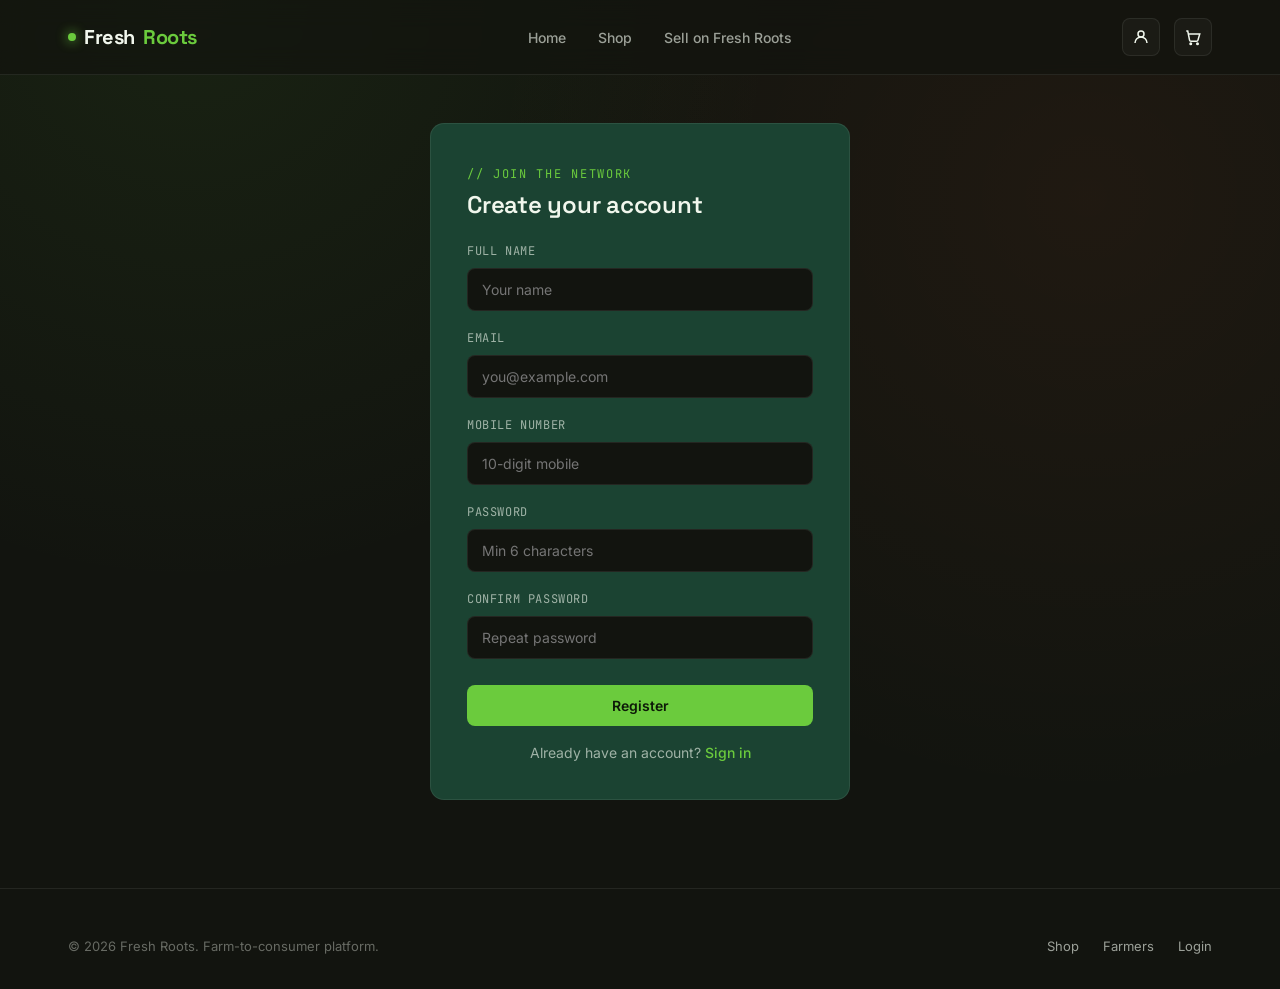
<file: register.html>
<!DOCTYPE html>
<html lang="en">
<head>
  <meta charset="UTF-8">
  <meta name="viewport" content="width=device-width, initial-scale=1.0">
  <title>Register — Fresh Roots</title>
  <meta name="description" content="Create your Fresh Roots account and start buying farm-fresh produce.">
  <link rel="stylesheet" href="css/style.css">
  <style>
    /* Same auth styles as login */
    .auth-wrap {
      min-height: 70vh;
      display: flex;
      align-items: center;
      justify-content: center;
      padding: 48px 0;
    }
    .auth-card {
      background: var(--surface);
      border: 1px solid var(--surface-line);
      border-radius: var(--radius);
      padding: 36px;
      width: 100%;
      max-width: 420px;
    }
    .auth-card h2 {
      margin-top: 8px;
      margin-bottom: 24px;
    }
    .auth-card .field {
      margin-bottom: 18px;
    }
    .auth-card label {
      display: block;
      font-family: var(--font-mono);
      font-size: 12px;
      letter-spacing: 0.05em;
      text-transform: uppercase;
      color: var(--text-dim);
      margin-bottom: 8px;
    }
    .auth-card input {
      width: 100%;
      background: var(--bg);
      border: 1px solid var(--surface-line);
      border-radius: var(--radius-sm);
      padding: 12px 14px;
      color: var(--text);
      font-size: 14px;
      outline: none;
      transition: border-color 0.2s var(--ease);
    }
    .auth-card input:focus {
      border-color: var(--green);
      box-shadow: 0 0 0 1px var(--green);
    }
    .auth-footer {
      text-align: center;
      margin-top: 16px;
      font-size: 14px;
      color: var(--text-dim);
    }
    .auth-footer a {
      color: var(--green);
      font-weight: 500;
    }
  </style>
</head>
<body>

  <!-- Nav -->
  <nav class="nav">
    <div class="nav-inner">
      <a href="index.html" class="logo"><span class="dot"></span>Fresh<span>Roots</span></a>
      <ul class="nav-links">
        <li><a href="index.html">Home</a></li>
        <li><a href="shop.html">Shop</a></li>
        <li><a href="farmer/dashboard.html">Sell on Fresh Roots</a></li>
      </ul>
      <div class="nav-actions">
        <a href="login.html" class="nav-icon-btn" aria-label="Account">
          <svg width="18" height="18" viewBox="0 0 24 24" fill="none" stroke="currentColor" stroke-width="2"><circle cx="12" cy="8" r="4"/><path d="M4 20c0-4.4 3.6-8 8-8s8 3.6 8 8"/></svg>
        </a>
        <a href="cart.html" class="nav-icon-btn" aria-label="Cart">
          <svg width="18" height="18" viewBox="0 0 24 24" fill="none" stroke="currentColor" stroke-width="2"><path d="M3 4h2l2.4 12.2a2 2 0 0 0 2 1.6h7.2a2 2 0 0 0 2-1.6L21 8H6"/><circle cx="9" cy="21" r="1"/><circle cx="18" cy="21" r="1"/></svg>
          <span class="cart-count">0</span>
        </a>
        <button class="menu-toggle" aria-label="Menu">
          <svg width="18" height="18" viewBox="0 0 24 24" fill="none" stroke="currentColor" stroke-width="2"><path d="M3 6h18M3 12h18M3 18h18"/></svg>
        </button>
      </div>
    </div>
  </nav>

  <!-- Register form -->
  <main class="auth-wrap">
    <div class="auth-card">
      <span class="eyebrow">// Join the network</span>
      <h2>Create your account</h2>
      <form id="register-form">
        <div class="field">
          <label for="reg-name">Full Name</label>
          <input type="text" id="reg-name" placeholder="Your name" required minlength="2">
        </div>
        <div class="field">
          <label for="reg-email">Email</label>
          <input type="email" id="reg-email" placeholder="you@example.com" required>
        </div>
        <div class="field">
          <label for="reg-phone">Mobile Number</label>
          <input type="tel" id="reg-phone" placeholder="10-digit mobile" required pattern="[0-9]{10}">
        </div>
        <div class="field">
          <label for="reg-password">Password</label>
          <input type="password" id="reg-password" placeholder="Min 6 characters" required minlength="6">
        </div>
        <div class="field">
          <label for="reg-confirm">Confirm Password</label>
          <input type="password" id="reg-confirm" placeholder="Repeat password" required minlength="6">
        </div>
        <button type="submit" class="btn btn-primary btn-block" style="margin-top: 8px;">Register</button>
      </form>
      <div class="auth-footer">
        Already have an account? <a href="login.html">Sign in</a>
      </div>
    </div>
  </main>

  <!-- Footer -->
  <footer>
    <div class="container footer-inner">
      <p>&copy; 2026 Fresh Roots. Farm-to-consumer platform.</p>
      <div class="footer-links">
        <a href="shop.html">Shop</a>
        <a href="farmer/dashboard.html">Farmers</a>
        <a href="login.html">Login</a>
      </div>
    </div>
  </footer>

  <script src="js/products.js"></script>
  <script src="js/ui.js"></script>
  <script src="js/script.js"></script>
  <script src="js/auth.js"></script>
</body>
</html>
</file>
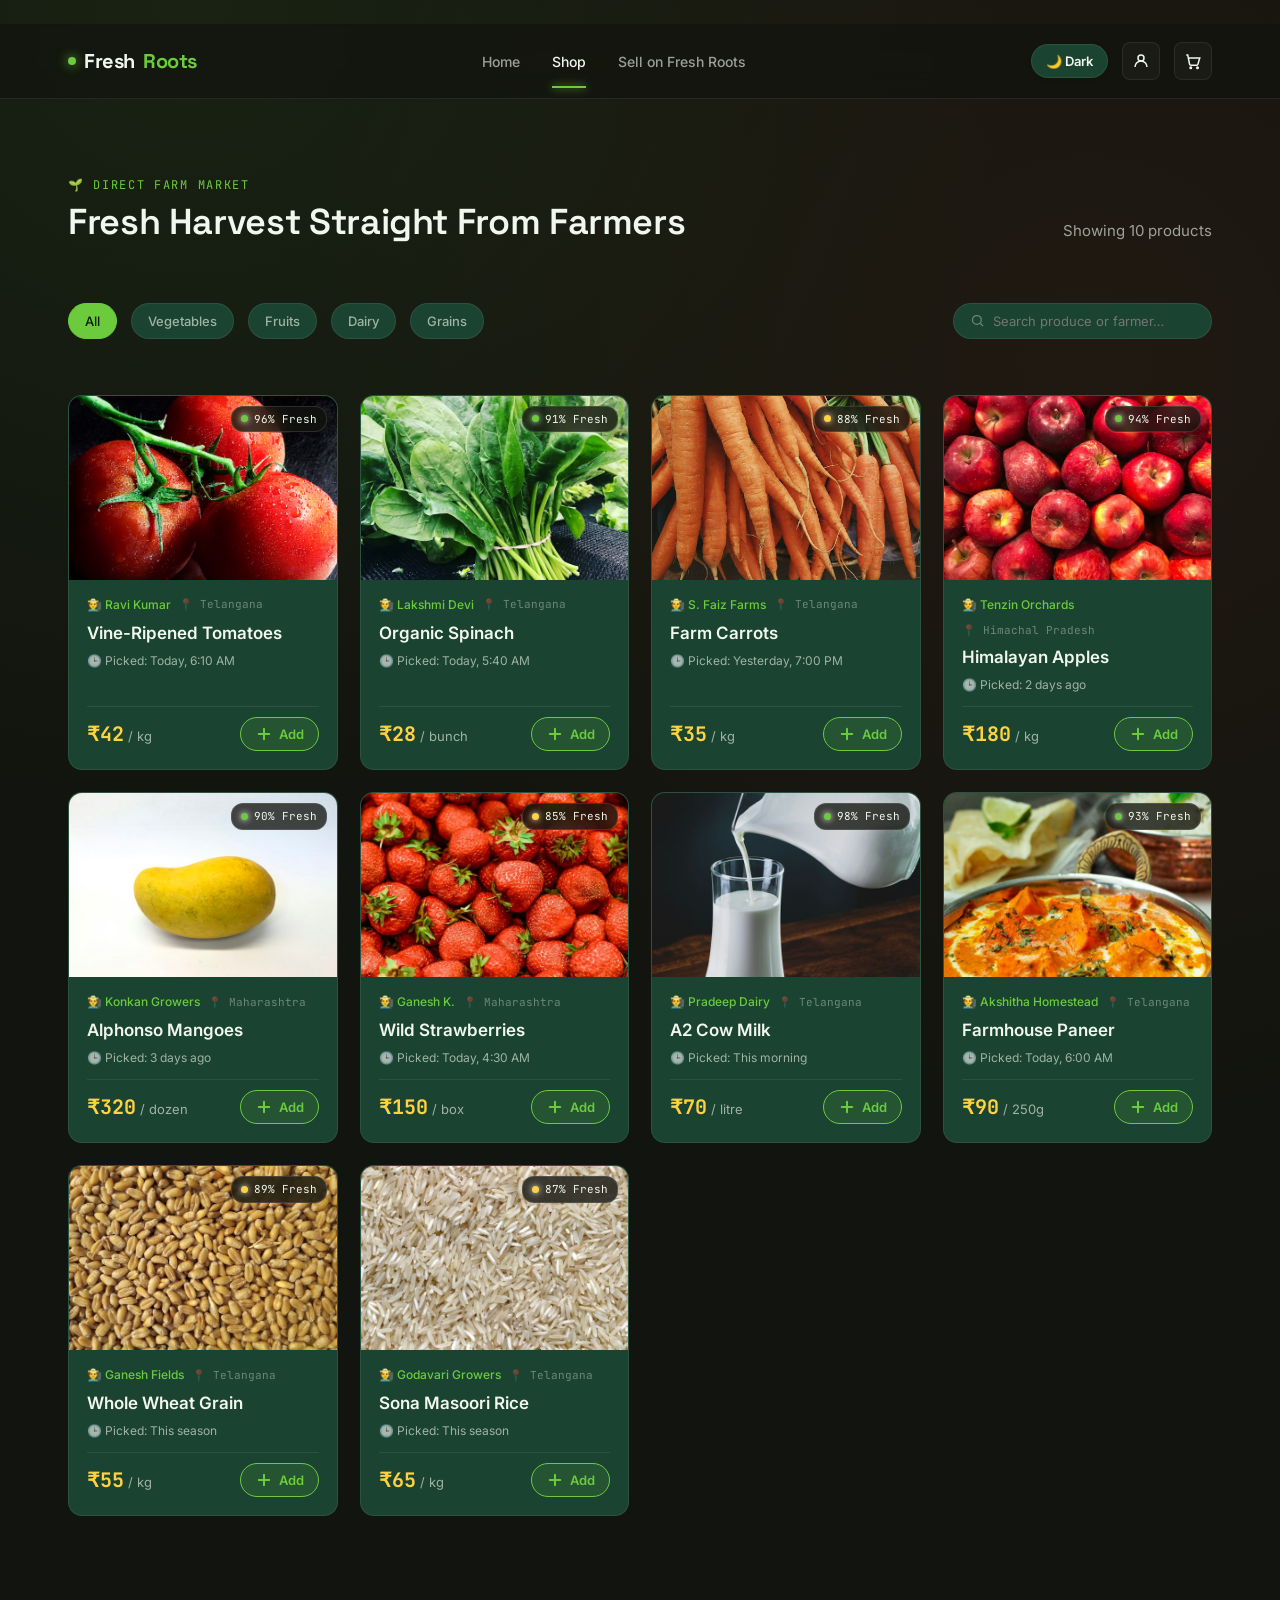
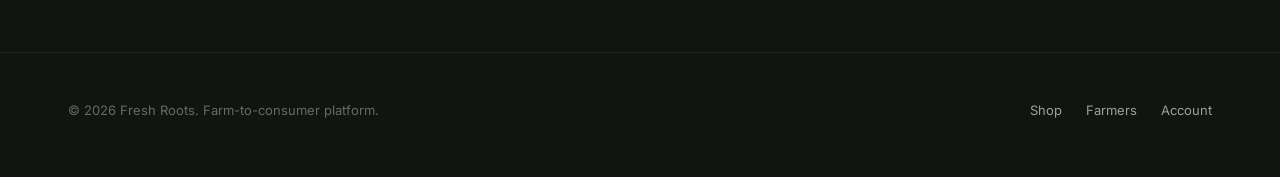
<file: shop.html>
<!DOCTYPE html>
<html lang="en">
<head>
<meta charset="UTF-8">
<meta name="viewport" content="width=device-width, initial-scale=1.0">
<title>Shop — Fresh Roots</title>
<meta name="description" content="Browse fresh, farm-graded produce sold directly by the growers who picked it.">
<link rel="stylesheet" href="css/style.css">
</head>
<body>
 
<nav class="nav">
  <div class="nav-inner">
    <a href="index.html" class="logo"><span class="dot"></span>Fresh<span>Roots</span></a>
    <ul class="nav-links">
      <li><a href="index.html">Home</a></li>
      <li><a href="shop.html" class="active">Shop</a></li>
      <li><a href="farmer/dashboard.html">Sell on Fresh Roots</a></li>
    </ul>
    <div class="nav-actions">
      <button class="theme-toggle-btn" onclick="toggleTheme()" title="Toggle Daylight Mode">☀️ Daylight</button>
      <a href="login.html" class="nav-icon-btn" aria-label="Account">
        <svg width="18" height="18" viewBox="0 0 24 24" fill="none" stroke="currentColor" stroke-width="2"><circle cx="12" cy="8" r="4"/><path d="M4 20c0-4.4 3.6-8 8-8s8 3.6 8 8"/></svg>
      </a>
      <a href="cart.html" class="nav-icon-btn" aria-label="Cart">
        <svg width="18" height="18" viewBox="0 0 24 24" fill="none" stroke="currentColor" stroke-width="2"><path d="M3 4h2l2.4 12.2a2 2 0 0 0 2 1.6h7.2a2 2 0 0 0 2-1.6L21 8H6"/><circle cx="9" cy="21" r="1"/><circle cx="18" cy="21" r="1"/></svg>
        <span class="cart-count">0</span>
      </a>
      <button class="menu-toggle" aria-label="Menu">
        <svg width="18" height="18" viewBox="0 0 24 24" fill="none" stroke="currentColor" stroke-width="2"><path d="M3 6h18M3 12h18M3 18h18"/></svg>
      </button>
    </div>
  </div>
</nav>
 
<section style="padding-top:48px;">
  <div class="container">
    <div class="section-head">
      <div>
        <span class="eyebrow">🌱 Direct Farm Market</span>
        <h2>Fresh Harvest Straight From Farmers</h2>
      </div>
      <p id="result-count">Showing all products</p>
    </div>
 
    <div class="filter-bar" id="filter-bar">
      <button class="chip active" data-category="All">All</button>
      <button class="chip" data-category="Vegetables">Vegetables</button>
      <button class="chip" data-category="Fruits">Fruits</button>
      <button class="chip" data-category="Dairy">Dairy</button>
      <button class="chip" data-category="Grains">Grains</button>
      <div class="search-box">
        <svg viewBox="0 0 24 24" fill="none" stroke="currentColor" stroke-width="2"><circle cx="11" cy="11" r="7"/><path d="M21 21l-4.3-4.3"/></svg>
        <input type="text" id="search-input" placeholder="Search produce or farmer…">
      </div>
    </div>
 
    <div class="product-grid" id="shop-grid"></div>
    <p class="empty-state" id="empty-state">No products match your search. Try another term or category.</p>
  </div>
</section>
 
<footer>
  <div class="container footer-inner">
    <p>&copy; 2026 Fresh Roots. Farm-to-consumer platform.</p>
    <div class="footer-links">
      <a href="shop.html">Shop</a>
      <a href="farmer/dashboard.html">Farmers</a>
      <a href="login.html">Account</a>
    </div>
  </div>
</footer>
 
<script src="js/products.js"></script>
<script src="js/ui.js"></script>
<script src="js/script.js"></script>
<script>
  const shopGrid = document.getElementById('shop-grid');
  const emptyState = document.getElementById('empty-state');
  const resultCount = document.getElementById('result-count');
  const searchInput = document.getElementById('search-input');
  const chips = document.querySelectorAll('#filter-bar .chip');
 
  const params = new URLSearchParams(window.location.search);
  let activeCategory = params.get('category') || 'All';
  let activeSearch = '';
 
  function syncActiveChip() {
    chips.forEach(chip => {
      chip.classList.toggle('active', chip.dataset.category === activeCategory);
    });
  }
 
  function applyFilters() {
    let results = PRODUCTS.filter(p => activeCategory === 'All' || p.category === activeCategory);
    if (activeSearch.trim()) {
      const q = activeSearch.trim().toLowerCase();
      results = results.filter(p => p.name.toLowerCase().includes(q) || p.farmer.toLowerCase().includes(q));
    }
    renderGrid(shopGrid, results);
    emptyState.style.display = results.length ? 'none' : 'block';
    resultCount.textContent = results.length
      ? `Showing ${results.length} product${results.length === 1 ? '' : 's'}`
      : 'No matches';
  }
 
  chips.forEach(chip => {
    chip.addEventListener('click', () => {
      activeCategory = chip.dataset.category;
      syncActiveChip();
      applyFilters();
    });
  });
 
  searchInput.addEventListener('input', (e) => {
    activeSearch = e.target.value;
    applyFilters();
  });
 
  syncActiveChip();
  applyFilters();
</script>
</body>
</html>
</file>
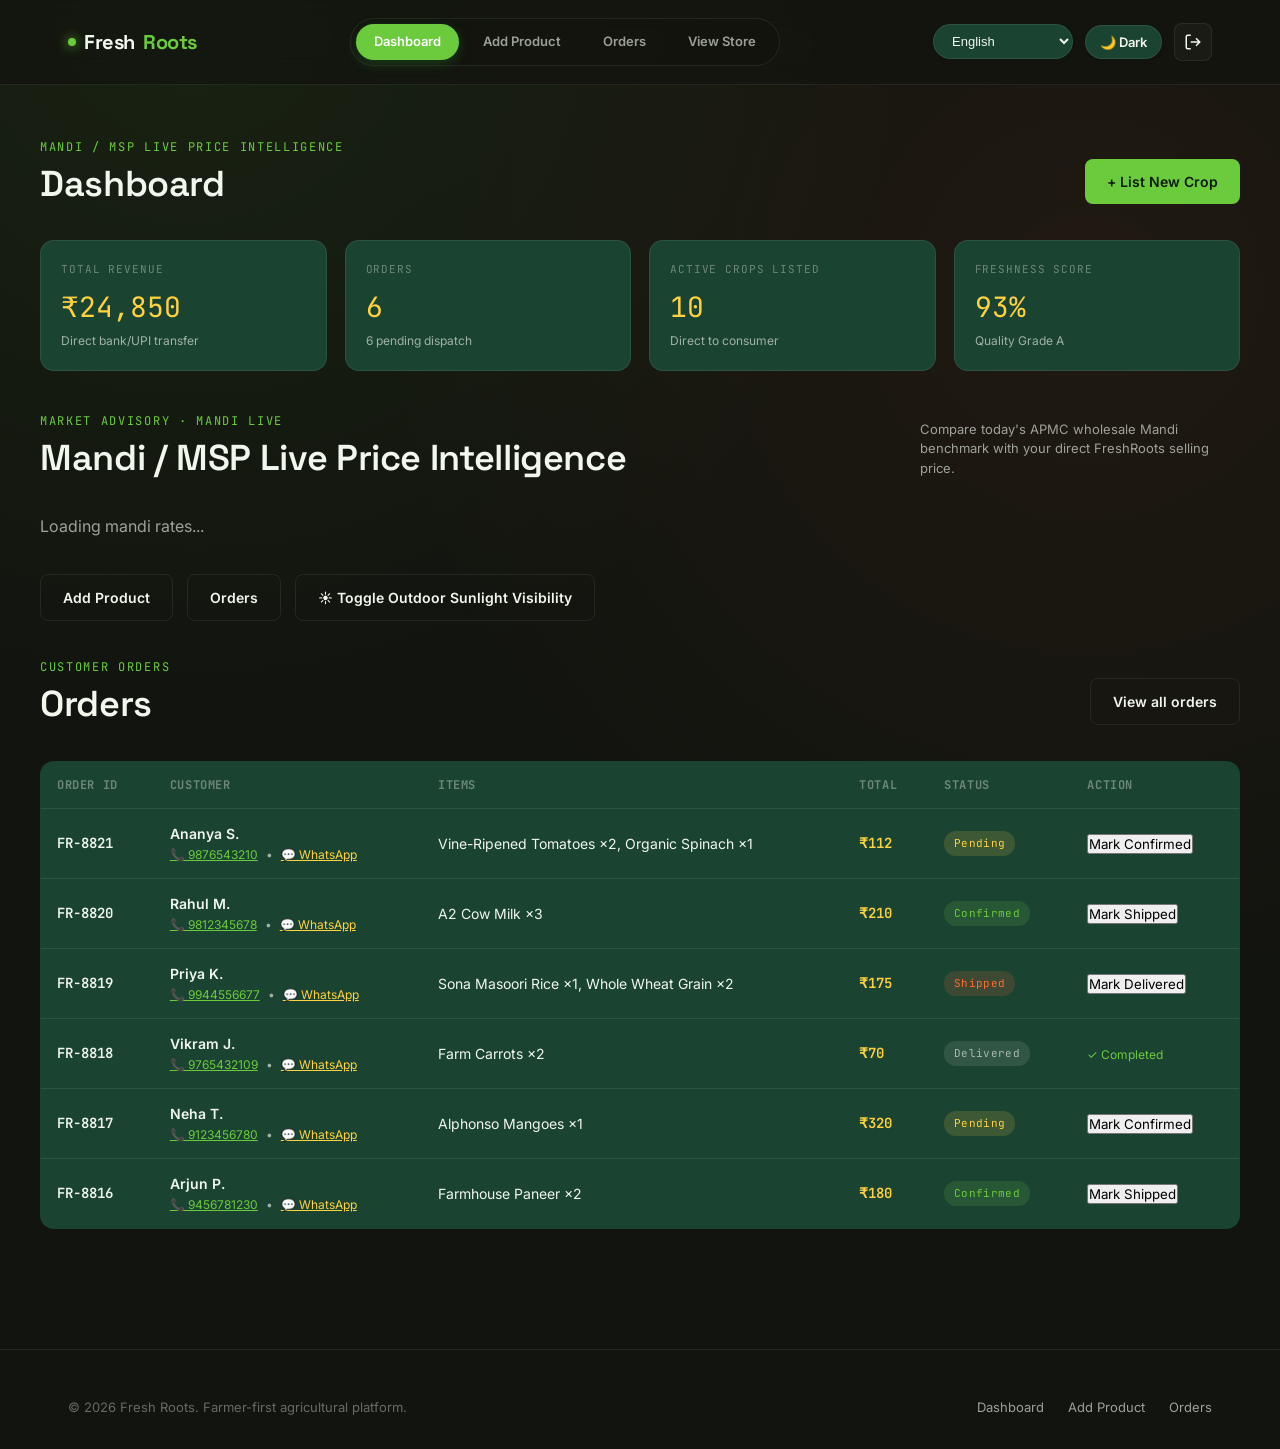
<file: farmer/dashboard.html>
<!DOCTYPE html>
<html lang="en">
<head>
  <meta charset="UTF-8">
  <meta name="viewport" content="width=device-width, initial-scale=1.0">
  <title>Farmer Dashboard — Fresh Roots</title>
  <meta name="description" content="Manage your farm products and orders on Fresh Roots.">
  <link rel="stylesheet" href="../css/style.css">
  <style>
    /* Farmer-specific styles */
    .stats-grid {
      display: grid;
      grid-template-columns: repeat(4, 1fr);
      gap: 18px;
      margin-bottom: 36px;
    }
    .stat-card {
      background: var(--surface);
      border: 1px solid var(--surface-line);
      border-radius: var(--radius);
      padding: 20px;
    }
    .stat-card .label {
      font-family: var(--font-mono);
      font-size: 11px;
      text-transform: uppercase;
      letter-spacing: 0.08em;
      color: var(--text-faint);
      margin-bottom: 8px;
    }
    .stat-card .value {
      font-family: var(--font-mono);
      font-size: 28px;
      color: var(--yellow);
    }
    .stat-card .sub {
      font-size: 12px;
      color: var(--text-dim);
      margin-top: 4px;
    }
    .orders-table {
      width: 100%;
      border-collapse: collapse;
      background: var(--surface);
      border-radius: var(--radius);
      overflow: hidden;
      border: 1px solid var(--surface-line);
    }
    .orders-table th {
      text-align: left;
      padding: 14px 16px;
      font-family: var(--font-mono);
      font-size: 12px;
      text-transform: uppercase;
      letter-spacing: 0.05em;
      color: var(--text-faint);
      border-bottom: 1px solid var(--surface-line);
    }
    .orders-table td {
      padding: 14px 16px;
      font-size: 14px;
      border-bottom: 1px solid var(--surface-line);
    }
    .orders-table tr:last-child td {
      border-bottom: none;
    }
    .status-pill {
      display: inline-block;
      padding: 4px 10px;
      border-radius: 12px;
      font-family: var(--font-mono);
      font-size: 11px;
      letter-spacing: 0.03em;
    }
    .status-pending { background: rgba(255, 210, 63, 0.15); color: var(--yellow); }
    .status-confirmed { background: rgba(107, 203, 61, 0.15); color: var(--green); }
    .status-shipped { background: rgba(255, 107, 53, 0.15); color: var(--orange); }
    .status-delivered { background: rgba(241, 247, 237, 0.1); color: var(--text-dim); }
    .dashboard-actions {
      display: flex;
      gap: 14px;
      margin-bottom: 32px;
      flex-wrap: wrap;
    }
    @media (max-width: 900px) {
      .stats-grid { grid-template-columns: repeat(2, 1fr); }
      .orders-table { display: block; overflow-x: auto; }
    }
  </style>
</head>
<body>

  <!-- Farmer Nav -->
  <nav class="nav">
    <div class="nav-inner">
      <a href="dashboard.html" class="logo"><span class="dot"></span>Fresh<span>Roots</span></a>
      <ul class="farmer-nav-segment">
        <li>
          <a href="dashboard.html" class="active" data-i18n="dashboard">
            <svg viewBox="0 0 24 24" fill="none" stroke="currentColor" stroke-width="2"><rect x="3" y="3" width="7" height="7"/><rect x="14" y="3" width="7" height="7"/><rect x="14" y="14" width="7" height="7"/><rect x="3" y="14" width="7" height="7"/></svg>
            Dashboard
          </a>
        </li>
        <li>
          <a href="add-product.html" data-i18n="addProduct">
            <svg viewBox="0 0 24 24" fill="none" stroke="currentColor" stroke-width="2"><circle cx="12" cy="12" r="10"/><path d="M12 8v8M8 12h8"/></svg>
            Add Product
          </a>
        </li>
        <li>
          <a href="orders.html" data-i18n="orders">
            <svg viewBox="0 0 24 24" fill="none" stroke="currentColor" stroke-width="2"><path d="M6 2L3 6v14a2 2 0 0 0 2 2h14a2 2 0 0 0 2-2V6l-3-4zM3 6h18M16 10a4 4 0 0 1-8 0"/></svg>
            Orders
          </a>
        </li>
        <li>
          <a href="../index.html" data-i18n="viewStore">
            <svg viewBox="0 0 24 24" fill="none" stroke="currentColor" stroke-width="2"><path d="M3 9l9-7 9 7v11a2 2 0 0 1-2 2H5a2 2 0 0 1-2-2z"/><polyline points="9 22 9 12 15 12 15 22"/></svg>
            View Store
          </a>
        </li>
      </ul>
      <div class="nav-actions" style="display:flex; align-items:center; gap:12px;">
        <!-- Language selector for Farmers -->
        <select class="lang-select" onchange="setLang(this.value)" aria-label="Select Language">
          <option value="en">English</option>
          <option value="te">తెలుగు (Telugu)</option>
          <option value="hi">हिंदी (Hindi)</option>
        </select>
        <!-- High Contrast Daylight Mode -->
        <button class="theme-toggle-btn" onclick="toggleTheme()" title="Toggle Daylight Mode">☀️ Daylight</button>
        <a href="../login.html" class="nav-icon-btn" aria-label="Logout" title="Logout">
          <svg width="18" height="18" viewBox="0 0 24 24" fill="none" stroke="currentColor" stroke-width="2"><path d="M9 21H5a2 2 0 0 1-2-2V5a2 2 0 0 1 2-2h4M16 17l5-5-5-5M21 12H9"/></svg>
        </a>
      </div>
    </div>
  </nav>

  <main class="container" style="padding: 48px 0 80px;">
    <div class="section-head">
      <div>
        <span class="eyebrow" data-i18n="mandiTitle">Farmer Console</span>
        <h2 data-i18n="dashboard">Farm Dashboard</h2>
      </div>
      <a href="add-product.html" class="btn btn-primary" data-i18n="listNewProduct">+ List New Product</a>
    </div>

    <!-- Stats -->
    <div class="stats-grid">
      <div class="stat-card">
        <div class="label" data-i18n="totalRevenue">Total Revenue</div>
        <div class="value">₹24,850</div>
        <div class="sub">Direct bank/UPI transfer</div>
      </div>
      <div class="stat-card">
        <div class="label" data-i18n="orders">Orders</div>
        <div class="value" id="stats-orders-count">38</div>
        <div class="sub">6 pending dispatch</div>
      </div>
      <div class="stat-card">
        <div class="label">Active Crops Listed</div>
        <div class="value" id="stats-crops-count">10</div>
        <div class="sub">Direct to consumer</div>
      </div>
      <div class="stat-card">
        <div class="label" data-i18n="freshnessScore">Avg Freshness</div>
        <div class="value">93%</div>
        <div class="sub">Quality Grade A</div>
      </div>
    </div>

    <!-- Mandi & MSP Price Intelligence for Farmers -->
    <div class="section-head" style="margin-top: 10px;">
      <div>
        <span class="eyebrow">Market Advisory · Mandi Live</span>
        <h2 data-i18n="mandiTitle">Mandi / MSP Live Price Intelligence</h2>
      </div>
      <p style="font-size:13px; color:var(--text-dim);">Compare today's APMC wholesale Mandi benchmark with your direct FreshRoots selling price.</p>
    </div>

    <div id="mandi-price-cards" style="display:grid; grid-template-columns:repeat(auto-fit, minmax(260px, 1fr)); gap:16px; margin-bottom:36px;">
      <!-- Populated dynamically by JS -->
    </div>

    <!-- Quick actions -->
    <div class="dashboard-actions">
      <a href="add-product.html" class="btn btn-ghost" data-i18n="addProduct">⚡ Add Crop with 1-Click Presets</a>
      <a href="orders.html" class="btn btn-ghost" data-i18n="orders">📦 Manage Customer Orders</a>
      <button onclick="toggleTheme()" class="btn btn-ghost">☀️ Toggle Outdoor Sunlight Visibility</button>
    </div>

    <!-- Recent orders -->
    <div class="section-head">
      <div>
        <span class="eyebrow">Customer Orders</span>
        <h2 data-i18n="orders">Recent Orders</h2>
      </div>
      <a href="orders.html" class="btn btn-ghost">View all orders</a>
    </div>

    <div style="overflow-x:auto;">
      <table class="orders-table" id="recent-orders">
        <thead>
          <tr>
            <th>Order ID</th>
            <th data-i18n="customer">Customer</th>
            <th>Items</th>
            <th data-i18n="total">Total</th>
            <th data-i18n="status">Status</th>
            <th>Action</th>
          </tr>
        </thead>
        <tbody>
          <!-- Populated by JS -->
        </tbody>
      </table>
    </div>
  </main>

  <footer>
    <div class="container footer-inner">
      <p>&copy; 2026 Fresh Roots. Farmer-first agricultural platform.</p>
      <div class="footer-links">
        <a href="dashboard.html" data-i18n="dashboard">Dashboard</a>
        <a href="add-product.html" data-i18n="addProduct">Add Product</a>
        <a href="orders.html" data-i18n="orders">Orders</a>
      </div>
    </div>
  </footer>

  <script src="../js/products.js"></script>
  <script src="../js/ui.js"></script>
  <script src="../js/script.js"></script>
  <script src="../js/farmer.js"></script>
  <script>
    async function loadMandiAdvisory() {
      const container = document.getElementById('mandi-price-cards');
      if (!container) return;
      const prices = await fetchMandiPrices();
      if (!prices || !prices.length) {
        container.innerHTML = '<p style="color:var(--text-dim);">Loading mandi rates...</p>';
        return;
      }
      container.innerHTML = prices.slice(0, 4).map(p => `
        <div style="background:var(--surface); border:1px solid var(--surface-line); border-radius:var(--radius); padding:18px;">
          <div style="display:flex; justify-content:space-between; align-items:center; margin-bottom:8px;">
            <strong style="font-size:16px;">${p.crop}</strong>
            <span style="font-size:11px; font-family:var(--font-mono); color:var(--green); background:rgba(107,203,61,0.12); padding:3px 8px; border-radius:12px;">${p.trend}</span>
          </div>
          <div style="font-size:13px; color:var(--text-dim); margin-bottom:4px;">Mandi: <strong style="color:var(--text);">${p.mandiRate}</strong></div>
          <div style="font-size:12px; color:var(--text-faint); margin-bottom:8px;">MSP Base: ${p.msp}</div>
          <div style="font-size:12px; color:var(--yellow); font-style:italic;">💡 ${p.advice}</div>
        </div>
      `).join('');
    }

    document.addEventListener('DOMContentLoaded', async () => {
      await renderRecentOrders();
      await loadMandiAdvisory();
      if (document.getElementById('stats-orders-count')) {
        document.getElementById('stats-orders-count').textContent = ORDERS.length;
      }
      if (document.getElementById('stats-crops-count')) {
        document.getElementById('stats-crops-count').textContent = PRODUCTS.length;
      }
    });
  </script>
</body>
</html>
</file>
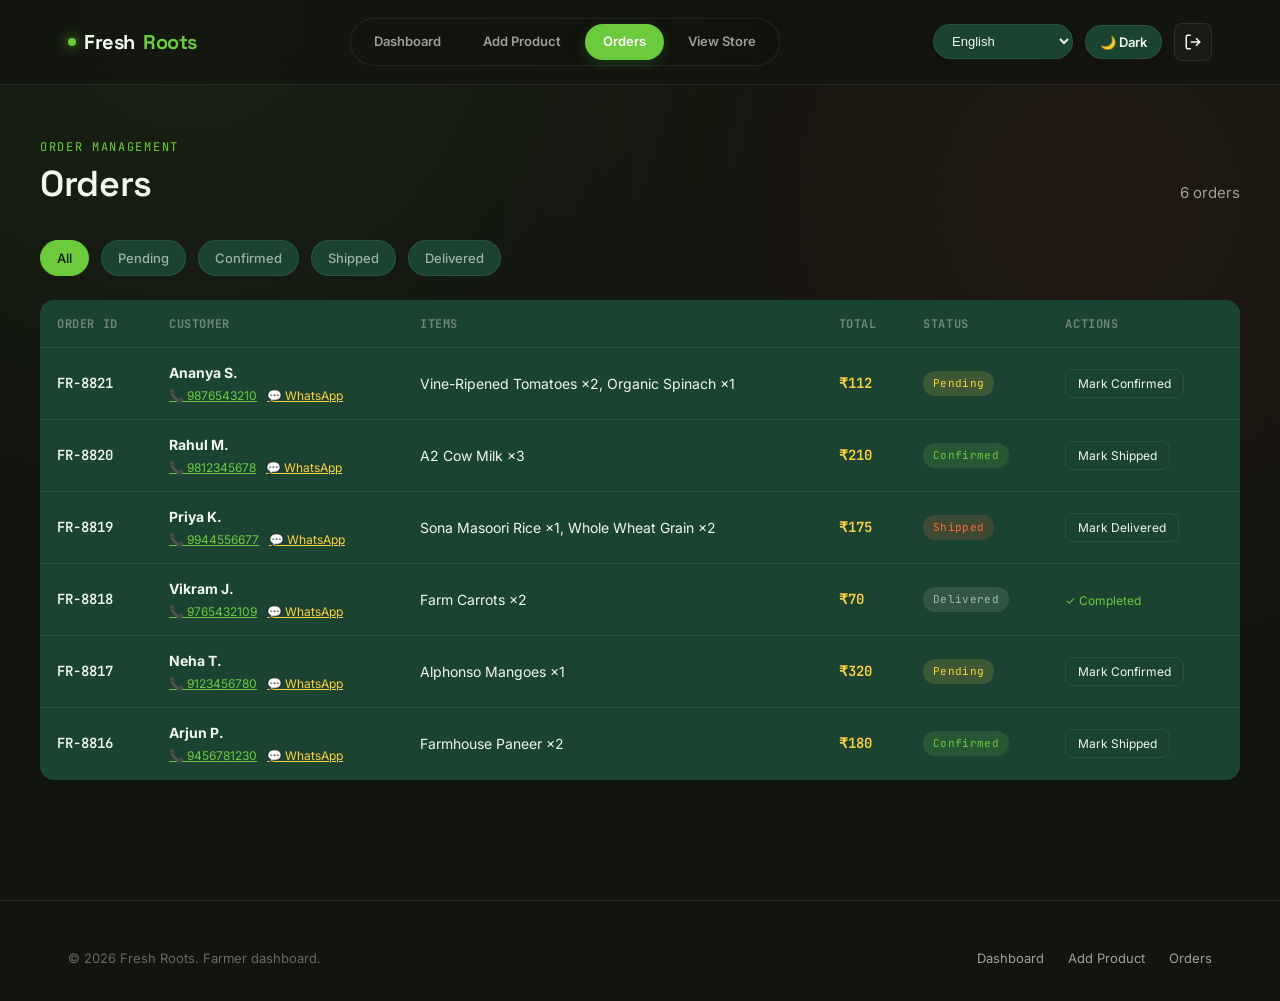
<file: farmer/orders.html>
<!DOCTYPE html>
<html lang="en">
<head>
  <meta charset="UTF-8">
  <meta name="viewport" content="width=device-width, initial-scale=1.0">
  <title>Orders — Fresh Roots Farmer</title>
  <meta name="description" content="Manage incoming orders and update delivery status.">
  <link rel="stylesheet" href="../css/style.css">
  <style>
    .orders-table {
      width: 100%;
      border-collapse: collapse;
      background: var(--surface);
      border-radius: var(--radius);
      overflow: hidden;
      border: 1px solid var(--surface-line);
    }
    .orders-table th {
      text-align: left;
      padding: 14px 16px;
      font-family: var(--font-mono);
      font-size: 12px;
      text-transform: uppercase;
      letter-spacing: 0.05em;
      color: var(--text-faint);
      border-bottom: 1px solid var(--surface-line);
    }
    .orders-table td {
      padding: 14px 16px;
      font-size: 14px;
      border-bottom: 1px solid var(--surface-line);
      vertical-align: middle;
    }
    .orders-table tr:last-child td {
      border-bottom: none;
    }
    .status-pill {
      display: inline-block;
      padding: 4px 10px;
      border-radius: 12px;
      font-family: var(--font-mono);
      font-size: 11px;
      letter-spacing: 0.03em;
    }
    .status-pending { background: rgba(255, 210, 63, 0.15); color: var(--yellow); }
    .status-confirmed { background: rgba(107, 203, 61, 0.15); color: var(--green); }
    .status-shipped { background: rgba(255, 107, 53, 0.15); color: var(--orange); }
    .status-delivered { background: rgba(241, 247, 237, 0.1); color: var(--text-dim); }
    .action-btn {
      background: transparent;
      border: 1px solid var(--surface-line);
      color: var(--text);
      padding: 6px 12px;
      border-radius: var(--radius-sm);
      cursor: pointer;
      font-size: 12px;
      transition: all 0.2s;
      margin-right: 6px;
    }
    .action-btn:hover {
      border-color: var(--green);
      color: var(--green);
    }
    .filter-chips {
      display: flex;
      gap: 12px;
      margin-bottom: 24px;
      flex-wrap: wrap;
    }
    .chip.active {
      background: var(--green);
      color: #0d1a08;
      border-color: var(--green);
    }
    .empty-orders {
      text-align: center;
      padding: 40px;
      color: var(--text-dim);
      font-family: var(--font-mono);
      display: none;
    }
    @media (max-width: 700px) {
      .orders-table { display: block; overflow-x: auto; }
    }
  </style>
</head>
<body>

  <!-- Farmer Nav -->
  <nav class="nav">
    <div class="nav-inner">
      <a href="dashboard.html" class="logo"><span class="dot"></span>Fresh<span>Roots</span></a>
      <ul class="farmer-nav-segment">
        <li>
          <a href="dashboard.html" data-i18n="dashboard">
            <svg viewBox="0 0 24 24" fill="none" stroke="currentColor" stroke-width="2"><rect x="3" y="3" width="7" height="7"/><rect x="14" y="3" width="7" height="7"/><rect x="14" y="14" width="7" height="7"/><rect x="3" y="14" width="7" height="7"/></svg>
            Dashboard
          </a>
        </li>
        <li>
          <a href="add-product.html" data-i18n="addProduct">
            <svg viewBox="0 0 24 24" fill="none" stroke="currentColor" stroke-width="2"><circle cx="12" cy="12" r="10"/><path d="M12 8v8M8 12h8"/></svg>
            Add Product
          </a>
        </li>
        <li>
          <a href="orders.html" class="active" data-i18n="orders">
            <svg viewBox="0 0 24 24" fill="none" stroke="currentColor" stroke-width="2"><path d="M6 2L3 6v14a2 2 0 0 0 2 2h14a2 2 0 0 0 2-2V6l-3-4zM3 6h18M16 10a4 4 0 0 1-8 0"/></svg>
            Orders
          </a>
        </li>
        <li>
          <a href="../index.html" data-i18n="viewStore">
            <svg viewBox="0 0 24 24" fill="none" stroke="currentColor" stroke-width="2"><path d="M3 9l9-7 9 7v11a2 2 0 0 1-2 2H5a2 2 0 0 1-2-2z"/><polyline points="9 22 9 12 15 12 15 22"/></svg>
            View Store
          </a>
        </li>
      </ul>
      <div class="nav-actions" style="display:flex; align-items:center; gap:12px;">
        <select class="lang-select" onchange="setLang(this.value)" aria-label="Select Language">
          <option value="en">English</option>
          <option value="te">తెలుగు (Telugu)</option>
          <option value="hi">हिंदी (Hindi)</option>
        </select>
        <button class="theme-toggle-btn" onclick="toggleTheme()" title="Toggle Daylight Mode">☀️ Daylight</button>
        <a href="../login.html" class="nav-icon-btn" aria-label="Logout" title="Logout">
          <svg width="18" height="18" viewBox="0 0 24 24" fill="none" stroke="currentColor" stroke-width="2"><path d="M9 21H5a2 2 0 0 1-2-2V5a2 2 0 0 1 2-2h4M16 17l5-5-5-5M21 12H9"/></svg>
        </a>
      </div>
    </div>
  </nav>

  <main class="container" style="padding: 48px 0 80px;">
    <div class="section-head">
      <div>
        <span class="eyebrow">Order management</span>
        <h2>Orders</h2>
      </div>
      <p id="order-count">0 orders</p>
    </div>

    <!-- Filters -->
    <div class="filter-chips" id="status-filters">
      <button class="chip active" data-status="All">All</button>
      <button class="chip" data-status="Pending">Pending</button>
      <button class="chip" data-status="Confirmed">Confirmed</button>
      <button class="chip" data-status="Shipped">Shipped</button>
      <button class="chip" data-status="Delivered">Delivered</button>
    </div>

    <!-- Orders table -->
    <div style="overflow-x:auto;">
      <table class="orders-table" id="orders-table">
        <thead>
          <tr>
            <th>Order ID</th>
            <th>Customer</th>
            <th>Items</th>
            <th>Total</th>
            <th>Status</th>
            <th>Actions</th>
          </tr>
        </thead>
        <tbody id="orders-tbody">
          <!-- Populated by JS -->
        </tbody>
      </table>
      <div class="empty-orders" id="empty-orders">No orders found for this filter.</div>
    </div>
  </main>

  <footer>
    <div class="container footer-inner">
      <p>&copy; 2026 Fresh Roots. Farmer dashboard.</p>
      <div class="footer-links">
        <a href="dashboard.html">Dashboard</a>
        <a href="add-product.html">Add Product</a>
        <a href="orders.html">Orders</a>
      </div>
    </div>
  </footer>

  <script src="../js/products.js"></script>
  <script src="../js/ui.js"></script>
  <script src="../js/script.js"></script>
  <script src="../js/farmer.js"></script>
  <script>
    let activeFilter = 'All';

    async function renderOrders() {
      await fetchOrdersFromBackend();
      const tbody = document.getElementById('orders-tbody');
      const empty = document.getElementById('empty-orders');
      const count = document.getElementById('order-count');
      const filtered = activeFilter === 'All' 
        ? ORDERS 
        : ORDERS.filter(o => o.status === activeFilter);
      
      count.textContent = `${filtered.length} order${filtered.length !== 1 ? 's' : ''}`;
      
      if (filtered.length === 0) {
        tbody.innerHTML = '';
        empty.style.display = 'block';
        return;
      }
      empty.style.display = 'none';
      
      tbody.innerHTML = filtered.map(order => {
        const next = getNextStatus(order.status);
        const phone = order.phone || '9876543210';
        const waText = encodeURIComponent(`Namaste ${order.customer}, your FreshRoots farm order ${order.id} is ${order.status}. Total: ₹${order.total}.`);
        const itemsStr = Array.isArray(order.items) ? order.items.join(', ') : order.items;
        return `
          <tr>
            <td style="font-family:var(--font-mono); font-weight:600;">${order.id}</td>
            <td>
              <strong style="display:block;">${order.customer}</strong>
              <div style="margin-top:4px; display:flex; gap:10px; font-size:12px;">
                <a href="tel:${phone}" style="color:var(--green); text-decoration:underline;">📞 ${phone}</a>
                <a href="https://wa.me/91${phone}?text=${waText}" target="_blank" rel="noopener" style="color:var(--yellow); text-decoration:underline;">💬 WhatsApp</a>
              </div>
              ${order.address ? `<div style="font-size:11px; color:var(--text-faint); margin-top:3px;">📍 ${order.address}</div>` : ''}
            </td>
            <td>${itemsStr}</td>
            <td style="font-family:var(--font-mono); font-weight:600; color:var(--yellow);">₹${order.total}</td>
            <td><span class="status-pill status-${order.status.toLowerCase()}">${order.status}</span></td>
            <td>
              ${next ? `<button class="action-btn" onclick="handleOrderStatusClick('${order.id}', '${next}')">Mark ${next}</button>` : `<span style="font-size:12px; color:var(--green);">✓ Completed</span>`}
            </td>
          </tr>
        `;
      }).join('');
    }

    async function handleOrderStatusClick(orderId, nextStatus) {
      await updateOrderStatus(orderId, nextStatus);
      showToast(`Order ${orderId} updated to ${nextStatus}`);
      renderOrders();
    }

    // Filter chips
    document.querySelectorAll('#status-filters .chip').forEach(chip => {
      chip.addEventListener('click', () => {
        document.querySelectorAll('#status-filters .chip').forEach(c => c.classList.remove('active'));
        chip.classList.add('active');
        activeFilter = chip.dataset.status;
        renderOrders();
      });
    });

    // Initial render
    document.addEventListener('DOMContentLoaded', () => {
      renderOrders();
    });
  </script>
</body>
</html>
</file>
<file: css/style.css>
@import url('https://fonts.googleapis.com/css2?family=Space+Grotesk:wght@500;600;700&family=Inter:wght@400;500;600&family=JetBrains+Mono:wght@400;500&display=swap');

/* ---------- Tokens ---------- */
:root {
  --bg: #12140F;
  --surface: #1B4332;
  --surface-2: #21563f;
  --surface-line: rgba(241, 247, 237, 0.08);
  --green: #6BCB3D;
  --orange: #FF6B35;
  --yellow: #FFD23F;
  --text: #F1F7ED;
  --text-dim: rgba(241, 247, 237, 0.62);
  --text-faint: rgba(241, 247, 237, 0.38);

  --font-display: 'Space Grotesk', sans-serif;
  --font-body: 'Inter', sans-serif;
  --font-mono: 'JetBrains Mono', monospace;

  --radius: 14px;
  --radius-sm: 8px;
  --ease: cubic-bezier(0.22, 1, 0.36, 1);
}

/* Daylight / Farmer Outdoor High-Contrast Mode */
[data-theme="light"] {
  --bg: #F4F7F2;
  --surface: #FFFFFF;
  --surface-2: #E8EFE5;
  --surface-line: rgba(20, 50, 25, 0.12);
  --green: #2E7D32;
  --orange: #D84315;
  --yellow: #F57F17;
  --text: #1C2B1C;
  --text-dim: #4B634B;
  --text-faint: #789078;
}

[data-theme="light"] body {
  background-color: var(--bg);
  background-image:
    radial-gradient(circle at 15% 0%, rgba(46, 125, 50, 0.08), transparent 40%),
    radial-gradient(circle at 85% 20%, rgba(216, 67, 21, 0.05), transparent 45%);
}

[data-theme="light"] .nav {
  background: rgba(255, 255, 255, 0.92);
}

/* Quick crop preset pill buttons for farmers */
.preset-chips {
  display: flex;
  gap: 8px;
  flex-wrap: wrap;
  margin-top: 8px;
  margin-bottom: 12px;
}
.preset-chip {
  background: var(--surface-2);
  border: 1px solid var(--surface-line);
  color: var(--text);
  border-radius: 20px;
  padding: 8px 16px;
  font-size: 13px;
  font-weight: 500;
  cursor: pointer;
  display: inline-flex;
  align-items: center;
  gap: 6px;
  transition: all 0.2s cubic-bezier(0.16, 1, 0.3, 1);
  box-shadow: 0 2px 6px rgba(0, 0, 0, 0.05);
}
.preset-chip:hover, .preset-chip.active {
  background: var(--green);
  color: #FFFFFF;
  border-color: var(--green);
  transform: translateY(-2px);
  box-shadow: 0 6px 14px rgba(46, 125, 50, 0.25);
}

/* ---------- Modern Horizontal Interactive Farmer Navigation ---------- */
.farmer-nav-segment {
  display: inline-flex;
  align-items: center;
  gap: 6px;
  background: rgba(0, 0, 0, 0.06);
  padding: 5px;
  border-radius: 30px;
  border: 1px solid var(--surface-line);
  list-style: none;
}

[data-theme="light"] .farmer-nav-segment {
  background: #E8EFE5;
  border-color: rgba(46, 125, 50, 0.15);
}

.farmer-nav-segment li {
  margin: 0;
  padding: 0;
}

.farmer-nav-segment a {
  display: inline-flex;
  align-items: center;
  gap: 8px;
  padding: 8px 18px;
  font-size: 13px;
  font-weight: 600;
  color: var(--text-dim);
  border-radius: 24px;
  transition: all 0.2s cubic-bezier(0.16, 1, 0.3, 1);
  text-decoration: none;
  white-space: nowrap;
}

.farmer-nav-segment a:hover {
  color: var(--text);
  background: rgba(255, 255, 255, 0.08);
  transform: translateY(-1px);
}

[data-theme="light"] .farmer-nav-segment a:hover {
  background: rgba(255, 255, 255, 0.6);
}

.farmer-nav-segment a.active {
  background: var(--green);
  color: #FFFFFF !important;
  box-shadow: 0 4px 12px rgba(46, 125, 50, 0.35);
}

.farmer-nav-segment a svg {
  width: 16px;
  height: 16px;
}

.theme-toggle-btn {
  background: var(--surface);
  border: 1px solid var(--surface-line);
  color: var(--text);
  border-radius: 20px;
  padding: 8px 14px;
  font-size: 13px;
  font-weight: 600;
  cursor: pointer;
  display: inline-flex;
  align-items: center;
  gap: 6px;
  transition: all 0.2s ease;
  box-shadow: 0 2px 6px rgba(0, 0, 0, 0.04);
}
.theme-toggle-btn:hover {
  border-color: var(--green);
  color: var(--green);
  transform: translateY(-1px);
}
.lang-select {
  background: var(--surface);
  color: var(--text);
  border: 1px solid var(--surface-line);
  border-radius: 20px;
  padding: 8px 14px;
  font-size: 13px;
  font-weight: 500;
  cursor: pointer;
  outline: none;
  transition: all 0.2s ease;
  box-shadow: 0 2px 6px rgba(0, 0, 0, 0.04);
}
.lang-select:focus {
  border-color: var(--green);
}

* {
  box-sizing: border-box;
  margin: 0;
  padding: 0;
}

html {
  scroll-behavior: smooth;
}

body {
  background: var(--bg);
  color: var(--text);
  font-family: var(--font-body);
  line-height: 1.5;
  -webkit-font-smoothing: antialiased;
  background-image:
    radial-gradient(circle at 15% 0%, rgba(107, 203, 61, 0.08), transparent 40%),
    radial-gradient(circle at 85% 20%, rgba(255, 107, 53, 0.06), transparent 45%);
  min-height: 100vh;
}

a {
  color: inherit;
  text-decoration: none;
}

ul {
  list-style: none;
}

img {
  max-width: 100%;
  display: block;
}

button,
input {
  font-family: inherit;
}

.container {
  width: 100%;
  max-width: 1200px;
  margin: 0 auto;
  padding: 0 28px;
}

.eyebrow {
  font-family: var(--font-mono);
  font-size: 12px;
  letter-spacing: 0.14em;
  text-transform: uppercase;
  color: var(--green);
}

h1,
h2,
h3 {
  font-family: var(--font-display);
  font-weight: 600;
  letter-spacing: -0.01em;
  line-height: 1.1;
}

/* ---------- Focus & motion baseline ---------- */
:focus-visible {
  outline: 2px solid var(--yellow);
  outline-offset: 3px;
  border-radius: 4px;
}

@media (prefers-reduced-motion: reduce) {
  *,
  *::before,
  *::after {
    animation-duration: 0.001ms !important;
    animation-iteration-count: 1 !important;
    transition-duration: 0.001ms !important;
    scroll-behavior: auto !important;
  }
}

/* ---------- Nav ---------- */
.nav {
  position: sticky;
  top: 0;
  z-index: 100;
  background: rgba(18, 20, 15, 0.72);
  backdrop-filter: blur(14px);
  border-bottom: 1px solid var(--surface-line);
}

.nav-inner {
  display: flex;
  align-items: center;
  justify-content: space-between;
  padding: 18px 28px;
  max-width: 1200px;
  margin: 0 auto;
}

.logo {
  font-family: var(--font-display);
  font-weight: 700;
  font-size: 20px;
  letter-spacing: -0.02em;
  display: flex;
  align-items: center;
  gap: 8px;
}

.logo .dot {
  width: 8px;
  height: 8px;
  border-radius: 50%;
  background: var(--green);
  box-shadow: 0 0 12px var(--green);
}

.logo span {
  color: var(--green);
}

.nav-links {
  display: flex;
  gap: 32px;
  font-size: 14px;
  font-weight: 500;
}

.nav-links a {
  color: var(--text-dim);
  transition: color 0.2s var(--ease);
  position: relative;
}

.nav-links a:hover,
.nav-links a.active {
  color: var(--text);
}

.nav-links a.active::after {
  content: '';
  position: absolute;
  bottom: -18px;
  left: 0;
  right: 0;
  height: 2px;
  background: var(--green);
  box-shadow: 0 0 8px var(--green);
}

.nav-actions {
  display: flex;
  align-items: center;
  gap: 14px;
}

.nav-icon-btn {
  position: relative;
  width: 38px;
  height: 38px;
  display: grid;
  place-items: center;
  border-radius: var(--radius-sm);
  border: 1px solid var(--surface-line);
  background: rgba(241, 247, 237, 0.03);
  color: var(--text);
  cursor: pointer;
  transition: border-color 0.2s var(--ease), background 0.2s var(--ease);
}

.nav-icon-btn:hover {
  border-color: var(--green);
  background: rgba(107, 203, 61, 0.08);
}

.cart-count {
  position: absolute;
  top: -6px;
  right: -6px;
  background: var(--orange);
  color: var(--bg);
  font-family: var(--font-mono);
  font-size: 10px;
  font-weight: 600;
  min-width: 16px;
  height: 16px;
  border-radius: 8px;
  display: grid;
  place-items: center;
  padding: 0 3px;
}

.menu-toggle {
  display: none;
}

/* ---------- Buttons ---------- */
.btn {
  display: inline-flex;
  align-items: center;
  gap: 8px;
  font-family: var(--font-body);
  font-weight: 600;
  font-size: 14px;
  padding: 12px 22px;
  border-radius: var(--radius-sm);
  border: none;
  cursor: pointer;
  transition: transform 0.2s var(--ease), box-shadow 0.2s var(--ease), background 0.2s var(--ease);
}

.btn-primary {
  background: var(--green);
  color: #0d1a08;
  box-shadow: 0 0 0 rgba(107, 203, 61, 0);
}

.btn-primary:hover {
  box-shadow: 0 0 24px rgba(107, 203, 61, 0.45);
  transform: translateY(-1px);
}

.btn-ghost {
  background: transparent;
  color: var(--text);
  border: 1px solid var(--surface-line);
}

.btn-ghost:hover {
  border-color: var(--text);
}

.btn-block {
  width: 100%;
  justify-content: center;
}

/* ---------- Hero ---------- */
.hero {
  padding: 96px 0 72px;
  position: relative;
  overflow: hidden;
}

.hero-inner {
  display: grid;
  grid-template-columns: 1.05fr 0.95fr;
  gap: 56px;
  align-items: center;
}

.hero h1 {
  font-size: clamp(36px, 5vw, 58px);
  margin: 14px 0 20px;
}

.hero h1 .accent {
  color: var(--green);
}

.hero p {
  color: var(--text-dim);
  font-size: 17px;
  max-width: 46ch;
  margin-bottom: 32px;
}

.hero-cta {
  display: flex;
  gap: 14px;
  margin-bottom: 40px;
}

.hero-stats {
  display: flex;
  gap: 32px;
}

.hero-stats div {
  display: flex;
  flex-direction: column;
  gap: 2px;
}

.hero-stats .num {
  font-family: var(--font-mono);
  font-size: 22px;
  color: var(--yellow);
}

.hero-stats .label {
  font-size: 12px;
  color: var(--text-faint);
  text-transform: uppercase;
  letter-spacing: 0.06em;
}

/* ---------- Hero scan visual ---------- */
.scan-stage {
  position: relative;
  aspect-ratio: 1 / 1;
  border-radius: 24px;
  background: linear-gradient(160deg, var(--surface), #14311f);
  border: 1px solid var(--surface-line);
  overflow: hidden;
  display: grid;
  place-items: center;
}

.scan-stage::before {
  content: '';
  position: absolute;
  inset: 0;
  background-image:
    linear-gradient(var(--surface-line) 1px, transparent 1px),
    linear-gradient(90deg, var(--surface-line) 1px, transparent 1px);
  background-size: 28px 28px;
  opacity: 0.5;
}

.scan-produce {
  width: 62%;
  position: relative;
  z-index: 2;
  filter: drop-shadow(0 12px 28px rgba(0, 0, 0, 0.4));
}

.scan-line {
  position: absolute;
  left: 6%;
  right: 6%;
  height: 2px;
  background: linear-gradient(90deg, transparent, var(--green), var(--yellow), transparent);
  box-shadow: 0 0 16px var(--green);
  animation: scan-move 3.2s ease-in-out infinite;
  z-index: 3;
}

@keyframes scan-move {
  0%, 100% {
    top: 12%;
    opacity: 0;
  }
  8% {
    opacity: 1;
  }
  50% {
    top: 88%;
    opacity: 1;
  }
  58% {
    opacity: 0;
  }
}

.scan-readout {
  position: absolute;
  bottom: 20px;
  left: 20px;
  right: 20px;
  display: flex;
  justify-content: space-between;
  font-family: var(--font-mono);
  font-size: 11px;
  color: var(--green);
  z-index: 4;
  letter-spacing: 0.04em;
}

.scan-readout .grade {
  color: var(--yellow);
}

/* ---------- Sections ---------- */
section {
  padding: 72px 0;
}

.section-head {
  display: flex;
  align-items: flex-end;
  justify-content: space-between;
  margin-bottom: 36px;
  gap: 24px;
}

.section-head h2 {
  font-size: clamp(26px, 3vw, 36px);
  margin-top: 8px;
}

.section-head p {
  color: var(--text-dim);
  font-size: 15px;
  max-width: 40ch;
}

/* ---------- Category cards ---------- */
.category-grid {
  display: grid;
  grid-template-columns: repeat(4, 1fr);
  gap: 20px;
}

.category-card {
  background: var(--surface);
  border: 1px solid var(--surface-line);
  border-radius: var(--radius);
  padding: 26px 22px;
  cursor: pointer;
  transition: border-color 0.25s var(--ease), transform 0.25s var(--ease), background 0.25s var(--ease);
  position: relative;
  overflow: hidden;
  display: block;
}

.category-card:hover {
  border-color: var(--green);
  transform: translateY(-4px);
  background: var(--surface-2);
}

.category-card svg {
  width: 34px;
  height: 34px;
  margin-bottom: 18px;
  color: var(--green);
}

.category-card h3 {
  font-size: 17px;
  margin-bottom: 4px;
}

.category-card .count {
  font-family: var(--font-mono);
  font-size: 12px;
  color: var(--text-faint);
}

/* ---------- Product grid & card (signature scan-on-hover) ---------- */
.product-grid {
  display: grid;
  grid-template-columns: repeat(auto-fill, minmax(260px, 1fr));
  gap: 22px;
}

.product-card {
  background: var(--surface);
  border: 1px solid var(--surface-line);
  border-radius: var(--radius);
  overflow: hidden;
  display: flex;
  flex-direction: column;
  transition: transform 0.25s var(--ease), border-color 0.25s var(--ease), box-shadow 0.25s var(--ease);
  cursor: pointer;
  position: relative;
}

.product-card:hover {
  transform: translateY(-4px);
  border-color: var(--green);
  box-shadow: 0 12px 30px rgba(0, 0, 0, 0.25);
}

.product-media {
  position: relative;
  aspect-ratio: 16 / 11;
  background: #193826;
  display: block;
  overflow: hidden;
}

.product-media img {
  width: 100%;
  height: 100%;
  object-fit: cover;
  transition: transform 0.35s var(--ease);
}

.product-card:hover .product-media img {
  transform: scale(1.05);
}

.freshness-tag {
  position: absolute;
  top: 10px;
  right: 10px;
  background: rgba(18, 20, 15, 0.78);
  backdrop-filter: blur(8px);
  color: var(--text);
  font-family: var(--font-mono);
  font-size: 11px;
  padding: 4px 9px;
  border-radius: 12px;
  display: flex;
  align-items: center;
  gap: 6px;
  border: 1px solid rgba(255, 255, 255, 0.12);
  z-index: 2;
}

.freshness-dot {
  width: 7px;
  height: 7px;
  border-radius: 50%;
  box-shadow: 0 0 6px currentColor;
}

.product-body {
  padding: 16px 18px 18px;
  display: flex;
  flex-direction: column;
  gap: 8px;
  flex: 1;
}

.product-farmer-meta {
  display: flex;
  align-items: center;
  gap: 8px;
  flex-wrap: wrap;
}

.farmer-tag {
  font-size: 12px;
  color: var(--green);
  font-weight: 500;
}

.origin-tag {
  font-size: 11px;
  color: var(--text-faint);
  font-family: var(--font-mono);
}

.product-name {
  font-size: 17px;
  font-weight: 600;
  color: var(--text);
  line-height: 1.3;
}

.product-name:hover {
  color: var(--green);
}

.product-harvested-info {
  font-size: 12px;
  color: var(--text-dim);
  margin-bottom: 4px;
}

.product-row {
  display: flex;
  align-items: center;
  justify-content: space-between;
  margin-top: auto;
  padding-top: 10px;
  border-top: 1px solid var(--surface-line);
}

.price-wrap {
  display: flex;
  align-items: baseline;
  gap: 4px;
}

.product-price {
  font-family: var(--font-mono);
  color: var(--yellow);
  font-size: 20px;
  font-weight: 700;
}

.product-price .unit,
.price-wrap .unit {
  color: var(--text-dim);
  font-size: 13px;
}

.add-btn {
  display: inline-flex;
  align-items: center;
  gap: 6px;
  padding: 7px 14px;
  border-radius: 20px;
  border: 1px solid var(--green);
  background: rgba(107, 203, 61, 0.12);
  color: var(--green);
  font-size: 13px;
  font-weight: 600;
  cursor: pointer;
  transition: all 0.2s var(--ease);
}

.add-btn:hover {
  background: var(--green);
  color: #0d1a08;
  transform: translateY(-1px);
}

.add-btn.added {
  background: var(--green);
  color: #0d1a08;
}

/* ---------- Filter bar ---------- */
.filter-bar {
  display: flex;
  align-items: center;
  gap: 14px;
  flex-wrap: wrap;
  margin-bottom: 32px;
}

.chip {
  font-size: 13px;
  font-weight: 500;
  padding: 9px 16px;
  border-radius: 20px;
  border: 1px solid var(--surface-line);
  background: var(--surface);
  cursor: pointer;
  color: var(--text-dim);
  transition: all 0.2s var(--ease);
}

.chip:hover {
  color: var(--text);
  border-color: var(--text-dim);
}

.chip.active {
  background: var(--green);
  color: #0d1a08;
  border-color: var(--green);
}

.search-box {
  margin-left: auto;
  display: flex;
  align-items: center;
  gap: 8px;
  background: var(--surface);
  border: 1px solid var(--surface-line);
  border-radius: 20px;
  padding: 9px 16px;
  min-width: 220px;
}

.search-box input {
  background: transparent;
  border: none;
  outline: none;
  color: var(--text);
  font-size: 13px;
  width: 100%;
}

.search-box svg {
  width: 15px;
  height: 15px;
  color: var(--text-faint);
  flex-shrink: 0;
}

.empty-state {
  text-align: center;
  padding: 60px 20px;
  color: var(--text-dim);
  font-family: var(--font-mono);
  font-size: 13px;
  display: none;
  grid-column: 1 / -1;
}

/* ---------- Toast ---------- */
.toast {
  position: fixed;
  bottom: 28px;
  left: 50%;
  transform: translateX(-50%) translateY(20px);
  background: var(--surface-2);
  border: 1px solid var(--green);
  color: var(--text);
  padding: 12px 20px;
  border-radius: var(--radius-sm);
  font-size: 13px;
  font-family: var(--font-mono);
  display: flex;
  align-items: center;
  gap: 10px;
  box-shadow: 0 0 24px rgba(107, 203, 61, 0.25);
  opacity: 0;
  pointer-events: none;
  transition: opacity 0.3s var(--ease), transform 0.3s var(--ease);
  z-index: 200;
}

.toast.show {
  opacity: 1;
  transform: translateX(-50%) translateY(0);
  pointer-events: auto;
}

.toast .dot {
  width: 8px;
  height: 8px;
  border-radius: 50%;
  background: var(--green);
  box-shadow: 0 0 8px var(--green);
}

/* ---------- Footer ---------- */
footer {
  border-top: 1px solid var(--surface-line);
  padding: 48px 0 32px;
  margin-top: 40px;
}

.footer-inner {
  display: flex;
  justify-content: space-between;
  align-items: center;
  flex-wrap: wrap;
  gap: 20px;
}

.footer-inner p {
  color: var(--text-faint);
  font-size: 13px;
}

.footer-links {
  display: flex;
  gap: 24px;
  font-size: 13px;
  color: var(--text-dim);
}

/* ---------- Reveal on scroll ---------- */
.reveal {
  opacity: 0;
  transform: translateY(18px);
  transition: opacity 0.6s var(--ease), transform 0.6s var(--ease);
}

.reveal.in-view {
  opacity: 1;
  transform: translateY(0);
}

/* ---------- Product detail page ---------- */
.detail-wrap {
  display: grid;
  grid-template-columns: 1fr 1fr;
  gap: 56px;
  padding: 56px 0 80px;
  align-items: start;
}

.detail-stage {
  position: sticky;
  top: 100px;
  aspect-ratio: 1 / 1;
  border-radius: 20px;
  background: var(--surface);
  border: 1px solid var(--surface-line);
  display: grid;
  place-items: center;
  overflow: hidden;
}

.detail-stage img {
  width: 100%;
  height: 100%;
  object-fit: cover;
  border-radius: 20px;
}

.detail-stage svg {
  width: 55%;
  height: 55%;
  filter: drop-shadow(0 14px 30px rgba(0, 0, 0, 0.4));
}

.crumbs {
  font-family: var(--font-mono);
  font-size: 12px;
  color: var(--text-faint);
  margin-bottom: 18px;
}

.crumbs a:hover {
  color: var(--green);
}

.detail-info h1 {
  font-size: clamp(28px, 3.4vw, 40px);
  margin: 10px 0 14px;
}

.detail-info .desc {
  color: var(--text-dim);
  font-size: 15px;
  margin-bottom: 24px;
  max-width: 52ch;
}

.detail-price-row {
  display: flex;
  align-items: baseline;
  gap: 10px;
  margin-bottom: 24px;
}

.detail-price {
  font-family: var(--font-mono);
  font-size: 30px;
  color: var(--yellow);
}

.detail-unit {
  color: var(--text-faint);
  font-size: 13px;
}

.spec-grid {
  display: grid;
  grid-template-columns: repeat(2, 1fr);
  gap: 14px;
  margin-bottom: 28px;
}

.spec {
  border: 1px solid var(--surface-line);
  border-radius: var(--radius-sm);
  padding: 14px 16px;
  background: var(--surface);
}

.spec .k {
  font-size: 11px;
  text-transform: uppercase;
  letter-spacing: 0.05em;
  color: var(--text-faint);
  margin-bottom: 6px;
}

.spec .v {
  font-family: var(--font-mono);
  font-size: 14px;
  color: var(--text);
}

.spec .v.grade {
  color: var(--green);
}

.qty-row {
  display: flex;
  align-items: center;
  gap: 18px;
  margin-bottom: 22px;
}

.qty-control {
  display: flex;
  align-items: center;
  border: 1px solid var(--surface-line);
  border-radius: var(--radius-sm);
  overflow: hidden;
}

.qty-control button {
  width: 38px;
  height: 38px;
  background: transparent;
  border: none;
  color: var(--text);
  cursor: pointer;
  font-size: 16px;
}

.qty-control button:hover {
  background: var(--surface-2);
}

.qty-control span {
  width: 40px;
  text-align: center;
  font-family: var(--font-mono);
}

.related-strip {
  margin-top: 16px;
}

/* ---------- Responsive ---------- */
@media (max-width: 900px) {
  .hero-inner {
    grid-template-columns: 1fr;
  }
  .category-grid {
    grid-template-columns: repeat(2, 1fr);
  }
  .product-grid {
    grid-template-columns: repeat(2, 1fr);
  }
  .detail-wrap {
    grid-template-columns: 1fr;
  }
  .detail-stage {
    position: static;
  }
  .nav-links {
    display: none;
  }
  .menu-toggle {
    display: grid;
    place-items: center;
    width: 38px;
    height: 38px;
    border-radius: var(--radius-sm);
    border: 1px solid var(--surface-line);
    background: transparent;
    color: var(--text);
    cursor: pointer;
  }
}

@media (max-width: 560px) {
  .category-grid {
    grid-template-columns: 1fr 1fr;
  }
  .product-grid {
    grid-template-columns: 1fr 1fr;
  }
  .hero-stats {
    gap: 20px;
    flex-wrap: wrap;
  }
  .search-box {
    min-width: 0;
    flex: 1;
  }
  .filter-bar {
    flex-direction: column;
    align-items: stretch;
  }
  .search-box {
    margin-left: 0;
  }
}
</file>
